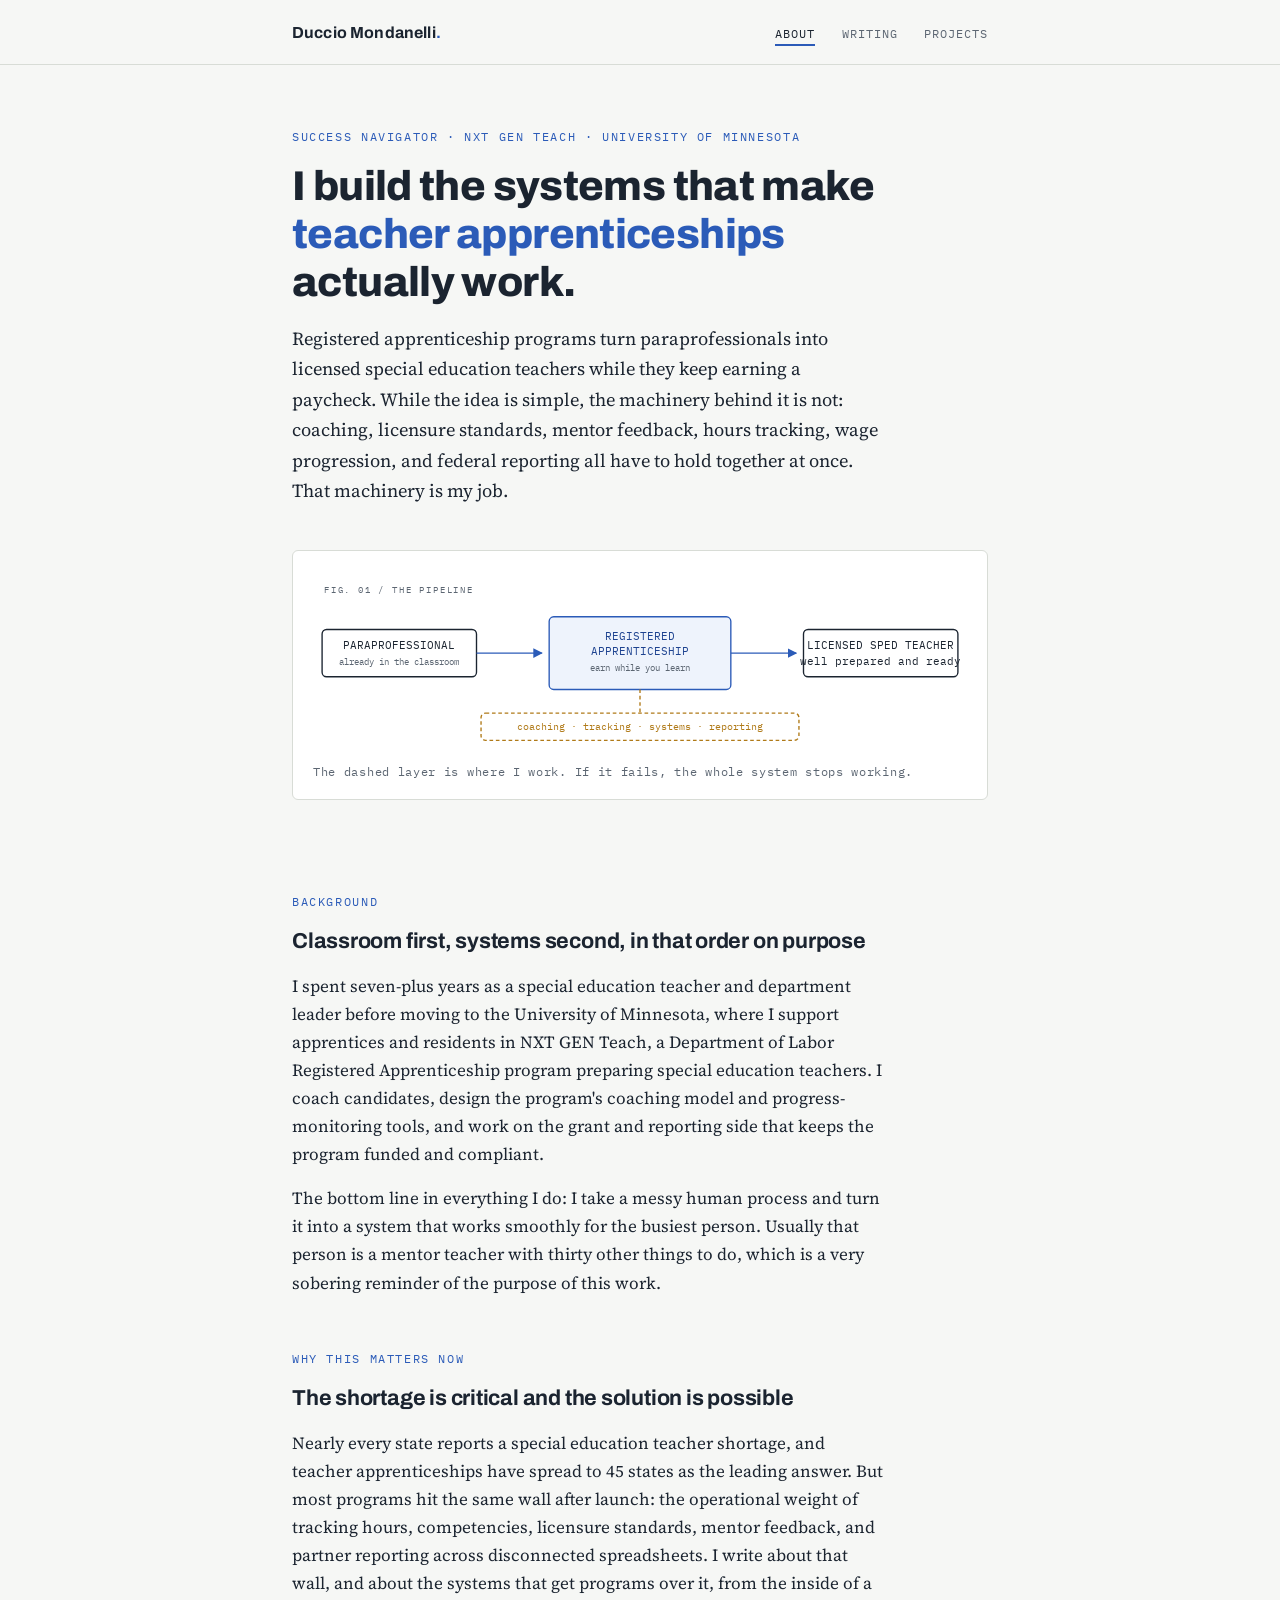
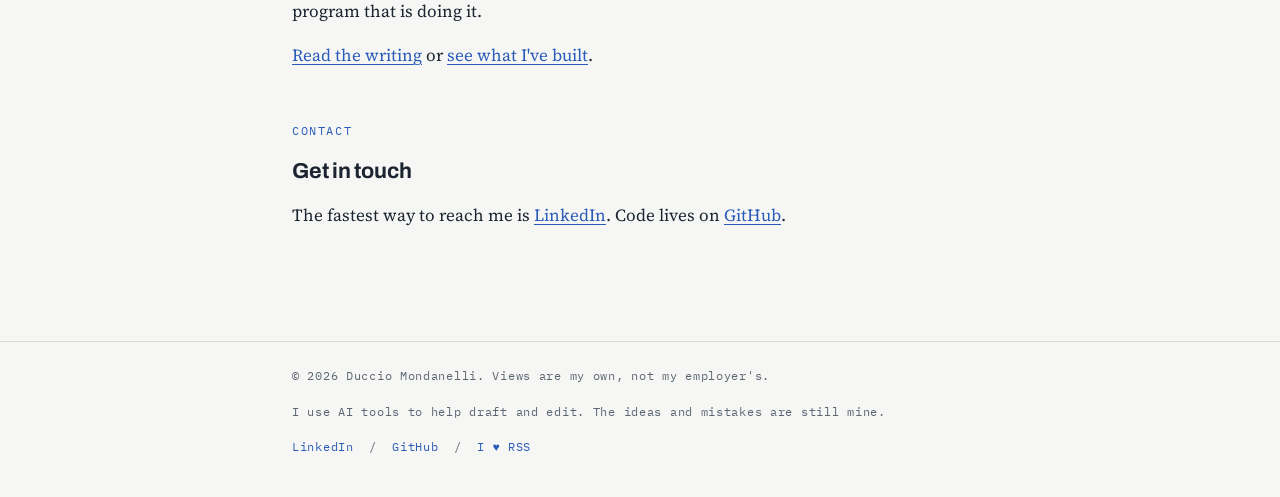
<file: index.html>
<!DOCTYPE html>
<html lang="en">
<head>
  <meta charset="UTF-8">
  <meta name="viewport" content="width=device-width, initial-scale=1.0">
  <title>Duccio Mondanelli &middot; Systems for teacher apprenticeship programs</title>
  <meta name="description" content="Duccio Mondanelli builds the operational infrastructure that makes teacher apprenticeship programs actually work. Special education, licensure systems, and the tooling behind earn-while-you-learn teacher preparation.">
  <link rel="alternate" type="application/rss+xml" title="Duccio Mondanelli &middot; Writing" href="/feed.xml">
  <link rel="preconnect" href="https://fonts.googleapis.com">
  <link rel="preconnect" href="https://fonts.gstatic.com" crossorigin>
  <link href="https://fonts.googleapis.com/css2?family=Archivo:wght@700;800&family=IBM+Plex+Mono:wght@400;500&family=Source+Serif+4:ital,opsz,wght@0,8..60,400;0,8..60,600;1,8..60,400&display=swap" rel="stylesheet">
  <link rel="stylesheet" href="/styles.css">
</head>
<body>

<header class="site">
  <div class="wrap">
    <a class="wordmark" href="/">Duccio Mondanelli<span>.</span></a>
    <nav class="site" aria-label="Site">
      <a href="/" aria-current="page">About</a>
      <a href="/writing/">Writing</a>
      <a href="/projects/">Projects</a>
    </nav>
  </div>
</header>

<main>
  <div class="wrap">

    <section class="hero">
      <span class="label">Success Navigator &middot; NXT GEN Teach &middot; University of Minnesota</span>
      <h1>I build the systems that make <em>teacher apprenticeships</em> actually work.</h1>
      <p class="lede">
        Registered apprenticeship programs turn paraprofessionals into licensed special
        education teachers while they keep earning a paycheck. While the idea is simple, the
        machinery behind it is not: coaching, licensure standards, mentor feedback,
        hours tracking, wage progression, and federal reporting all have to hold together
        at once. That machinery is my job.
      </p>

      <figure class="schematic">
        <svg viewBox="0 0 720 190" role="img" aria-labelledby="schemTitle schemDesc" xmlns="http://www.w3.org/2000/svg">
          <title id="schemTitle">The apprenticeship pipeline</title>
          <desc id="schemDesc">A paraprofessional moves through a registered apprenticeship, supported by coaching, licensure tracking, and mentor systems, and becomes a licensed special education teacher.</desc>

          <defs>
            <marker id="arrow" viewBox="0 0 10 10" refX="9" refY="5" markerWidth="7" markerHeight="7" orient="auto-start-reverse">
              <path d="M 0 0 L 10 5 L 0 10 z" fill="#2b5bb8"/>
            </marker>
          </defs>

          <!-- Node 1 -->
          <rect x="10" y="60" width="170" height="52" rx="5" fill="#ffffff" stroke="#1b2430" stroke-width="1.5"/>
          <text x="95" y="82" text-anchor="middle" font-family="IBM Plex Mono, monospace" font-size="12" fill="#1b2430">PARAPROFESSIONAL</text>
          <text x="95" y="99" text-anchor="middle" font-family="IBM Plex Mono, monospace" font-size="10" fill="#5c6672">already in the classroom</text>

          <!-- Node 2 -->
          <rect x="260" y="46" width="200" height="80" rx="5" fill="#eef3fc" stroke="#2b5bb8" stroke-width="1.5"/>
          <text x="360" y="72" text-anchor="middle" font-family="IBM Plex Mono, monospace" font-size="12" fill="#1e4390">REGISTERED</text>
          <text x="360" y="88" text-anchor="middle" font-family="IBM Plex Mono, monospace" font-size="12" fill="#1e4390">APPRENTICESHIP</text>
          <text x="360" y="106" text-anchor="middle" font-family="IBM Plex Mono, monospace" font-size="10" fill="#5c6672">earn while you learn</text>

          <!-- Node 3 -->
          <rect x="540" y="60" width="170" height="52" rx="5" fill="#ffffff" stroke="#1b2430" stroke-width="1.5"/>
          <text x="625" y="82" text-anchor="middle" font-family="IBM Plex Mono, monospace" font-size="12" fill="#1b2430">LICENSED SPED TEACHER</text>
          <text x="625" y="99" text-anchor="middle" font-family="IBM Plex Mono, monospace" font-size="12" fill="#1b2430">well prepared and ready</text>

          <!-- Arrows -->
          <line x1="180" y1="86" x2="252" y2="86" stroke="#2b5bb8" stroke-width="1.5" marker-end="url(#arrow)"/>
          <line x1="460" y1="86" x2="532" y2="86" stroke="#2b5bb8" stroke-width="1.5" marker-end="url(#arrow)"/>

          <!-- My layer -->
          <line x1="360" y1="126" x2="360" y2="152" stroke="#b07a18" stroke-width="1.5" stroke-dasharray="4 3"/>
          <rect x="185" y="152" width="350" height="30" rx="5" fill="none" stroke="#b07a18" stroke-width="1.5" stroke-dasharray="4 3"/>
          <text x="360" y="171" text-anchor="middle" font-family="IBM Plex Mono, monospace" font-size="11" fill="#b07a18">coaching &middot; tracking &middot; systems &middot; reporting</text>

          <!-- Corner label -->
          <text x="12" y="20" font-family="IBM Plex Mono, monospace" font-size="10" letter-spacing="2" fill="#5c6672">FIG. 01 / THE PIPELINE</text>
        </svg>
        <figcaption>The dashed layer is where I work. If it fails, the whole system stops working.</figcaption>
      </figure>
    </section>

    <section class="block">
      <span class="label">Background</span>
      <h2>Classroom first, systems second, in that order on purpose</h2>
      <p>
        I spent seven-plus years as a special education teacher and department leader
        before moving to the University of Minnesota, where I support apprentices and
        residents in NXT GEN Teach, a Department of Labor Registered Apprenticeship
        program preparing special education teachers. I coach
        candidates, design the program's coaching model and progress-monitoring tools,
        and work on the grant and reporting side that keeps the program funded
        and compliant.
      </p>
      <p>
        The bottom line in everything I do: I take a messy human process and turn it
        into a system that works smoothly for the busiest person. Usually that
        person is a mentor teacher with thirty other things to do, which is a very
        sobering reminder of the purpose of this work.
      </p>
    </section>

    <section class="block">
      <span class="label">Why this matters now</span>
      <h2>The shortage is critical and the solution is possible</h2>
      <p>
        Nearly every state reports a special education teacher shortage, and teacher
        apprenticeships have spread to 45 states as the leading answer. But most
        programs hit the same wall after launch: the operational weight of tracking
        hours, competencies, licensure standards, mentor feedback, and partner
        reporting across disconnected spreadsheets. I write about that wall, and about
        the systems that get programs over it, from the inside of a program that is
        doing it.
      </p>
      <p>
        <a class="inline" href="/writing/">Read the writing</a> or
        <a class="inline" href="/projects/">see what I've built</a>.
      </p>
    </section>

    <section class="block">
      <span class="label">Contact</span>
      <h2>Get in touch</h2>
      <p>
        The fastest way to reach me is
        <a class="inline" href="https://www.linkedin.com/in/ducciomondanelli/">LinkedIn</a>.
        Code lives on <a class="inline" href="https://github.com/Dukko">GitHub</a>.
      </p>
    </section>

  </div>
</main>

<footer class="site">
  <div class="wrap">
    <p>&copy; 2026 Duccio Mondanelli. Views are my own, not my employer's.</p>
    <p>I use AI tools to help draft and edit. The ideas and mistakes are still mine.</p>
    <p><a href="https://www.linkedin.com/in/ducciomondanelli/">LinkedIn</a> &nbsp;/&nbsp; <a href="https://github.com/Dukko">GitHub</a> &nbsp;/&nbsp; <a href="https://iheartrss.com/">I &hearts; RSS</a></p>
  </div>
</footer>

</body>
</html>
</file>
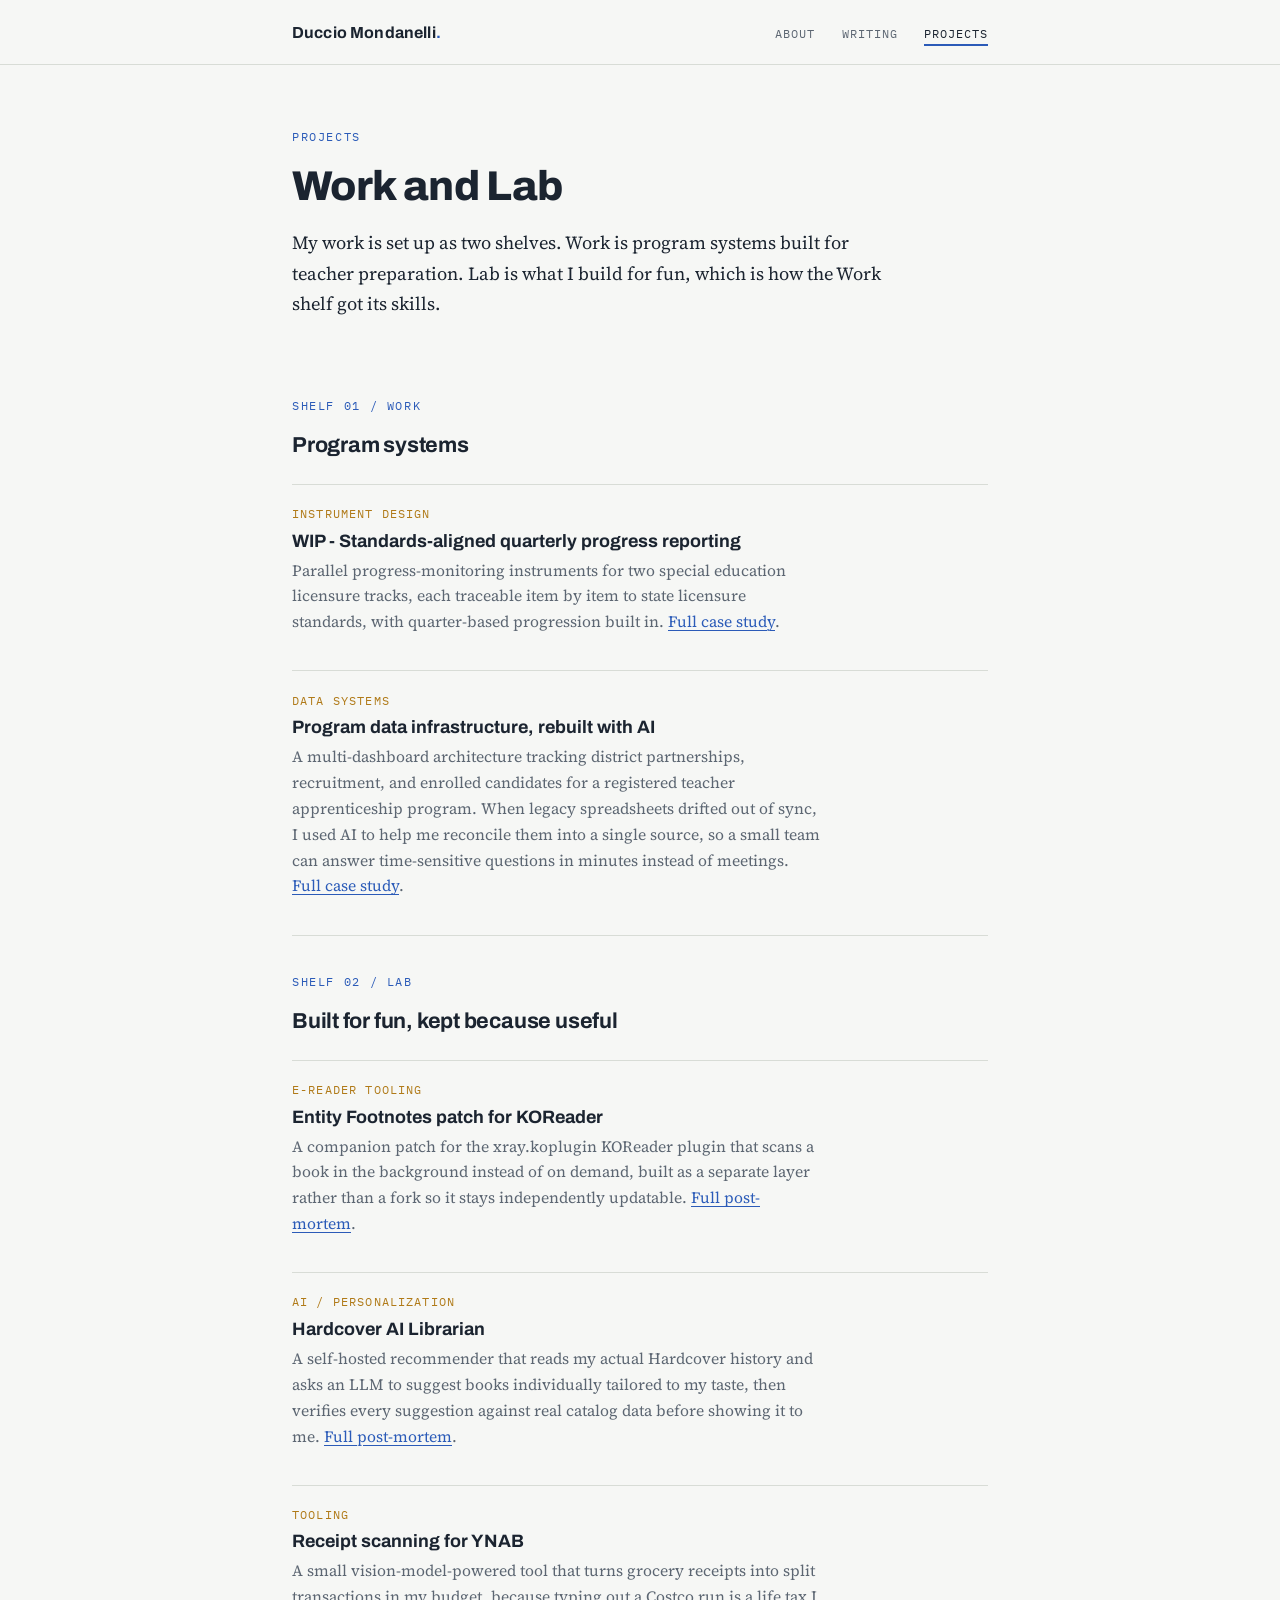
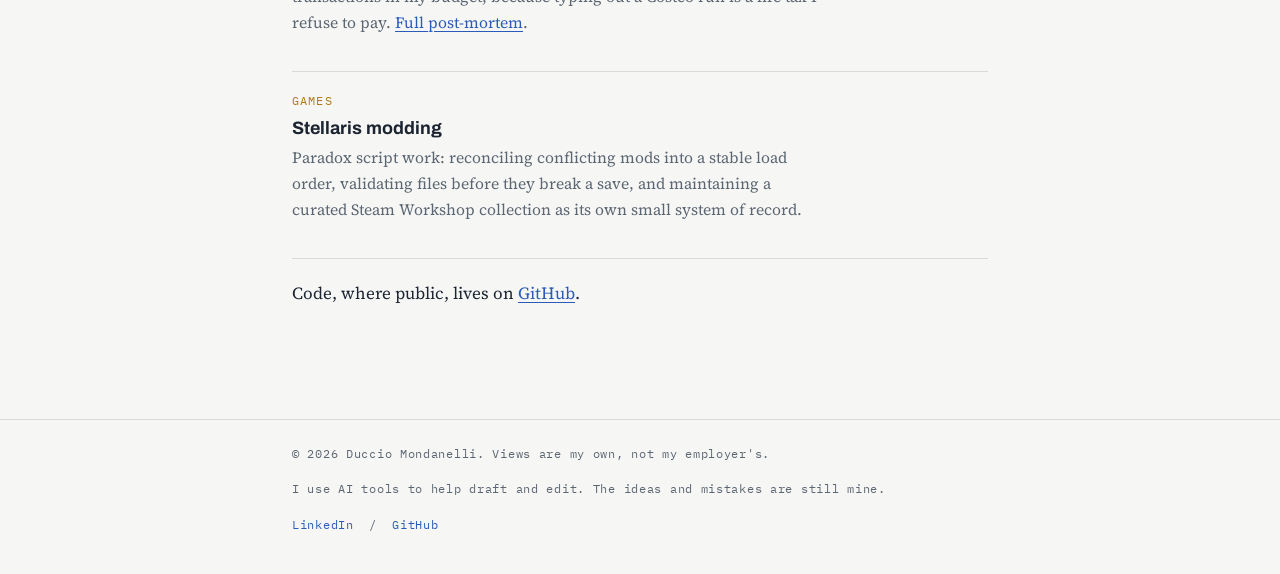
<file: projects/index.html>
<!DOCTYPE html>
<html lang="en">
<head>
  <meta charset="UTF-8">
  <meta name="viewport" content="width=device-width, initial-scale=1.0">
  <title>Projects &middot; Duccio Mondanelli</title>
  <meta name="description" content="Program systems built for teacher apprenticeship work, plus lab projects: self-hosted infrastructure, small apps, and tooling experiments.">
  <link rel="preconnect" href="https://fonts.googleapis.com">
  <link rel="preconnect" href="https://fonts.gstatic.com" crossorigin>
  <link href="https://fonts.googleapis.com/css2?family=Archivo:wght@700;800&family=IBM+Plex+Mono:wght@400;500&family=Source+Serif+4:ital,opsz,wght@0,8..60,400;0,8..60,600;1,8..60,400&display=swap" rel="stylesheet">
  <link rel="stylesheet" href="/styles.css">
</head>
<body>

<header class="site">
  <div class="wrap">
    <a class="wordmark" href="/">Duccio Mondanelli<span>.</span></a>
    <nav class="site" aria-label="Site">
      <a href="/">About</a>
      <a href="/writing/">Writing</a>
      <a href="/projects/" aria-current="page">Projects</a>
    </nav>
  </div>
</header>

<main>
  <div class="wrap">

    <section class="hero">
      <span class="label">Projects</span>
      <h1>Work and Lab</h1>
      <p class="lede">
        My work is set up as two shelves. Work is program systems built for teacher preparation. Lab is what I build for fun, which is how the Work shelf got
        its skills.
      </p>
    </section>

    <section class="block">
      <span class="label">Shelf 01 / Work</span>
      <h2>Program systems</h2>
      <ul class="entries">
        <li>
          <span class="entry-meta"><span class="tag">Instrument design</span></span>
          <h3>WIP - Standards-aligned quarterly progress reporting</h3>
          <p>
            Parallel progress-monitoring instruments for two special education
            licensure tracks, each traceable item by item to state licensure
            standards, with quarter-based progression built in.
            <a class="inline" href="/writing/quarterly-progress-reports.html">Full case study</a>.
          </p>
        </li>
        <li>
          <span class="entry-meta"><span class="tag">Data systems</span></span>
          <h3>Program data infrastructure, rebuilt with AI</h3>
          <p>
            A multi-dashboard architecture tracking district partnerships,
            recruitment, and enrolled candidates for a registered teacher
            apprenticeship program. When legacy spreadsheets drifted out of sync,
            I used AI to help me reconcile them into a single source, so a small
            team can answer time-sensitive questions in minutes instead of meetings.
            <a class="inline" href="/writing/dashboard-restructure.html">Full case study</a>.
          </p>
        </li>
      </ul>
    </section>

    <section class="block">
      <span class="label">Shelf 02 / Lab</span>
      <h2>Built for fun, kept because useful</h2>
      <ul class="entries">
        <li>
          <span class="entry-meta"><span class="tag">E-reader tooling</span></span>
          <h3>Entity Footnotes patch for KOReader</h3>
          <p>
            A companion patch for the xray.koplugin KOReader plugin that scans a book
            in the background instead of on demand, built as a separate layer rather
            than a fork so it stays independently updatable.
            <a class="inline" href="/writing/xray-patch.html">Full post-mortem</a>.
          </p>
        </li>
        <li>
          <span class="entry-meta"><span class="tag">AI / personalization</span></span>
          <h3>Hardcover AI Librarian</h3>
          <p>
            A self-hosted recommender that reads my actual Hardcover history and asks
            an LLM to suggest books individually tailored to my taste, then verifies
            every suggestion against real catalog data before showing it to me.
            <a class="inline" href="/writing/hardcover-ai-librarian.html">Full post-mortem</a>.
          </p>
        </li>
        <li>
          <span class="entry-meta"><span class="tag">Tooling</span></span>
          <h3>Receipt scanning for YNAB</h3>
          <p>
            A small vision-model-powered tool that turns grocery receipts into split
            transactions in my budget, because typing out a Costco run is a life tax
            I refuse to pay.
            <a class="inline" href="/writing/ynab-receipt-scanner.html">Full post-mortem</a>.
          </p>
        </li>
        <li>
          <span class="entry-meta"><span class="tag">Games</span></span>
          <h3>Stellaris modding</h3>
          <p>
            Paradox script work: reconciling conflicting mods into a stable load order, 
            validating files before they break a save, and maintaining a curated 
            Steam Workshop collection as its own small system of record.
          </p>
        </li>
      </ul>
      <p style="margin-top:1.25rem;">
        Code, where public, lives on <a class="inline" href="https://github.com/Dukko">GitHub</a>.
      </p>
    </section>

  </div>
</main>

<footer class="site">
  <div class="wrap">
    <p>&copy; 2026 Duccio Mondanelli. Views are my own, not my employer's.</p>
    <p>I use AI tools to help draft and edit. The ideas and mistakes are still mine.</p>
    <p><a href="https://www.linkedin.com/in/ducciomondanelli/">LinkedIn</a> &nbsp;/&nbsp; <a href="https://github.com/Dukko">GitHub</a></p>
  </div>
</footer>

</body>
</html>
</file>
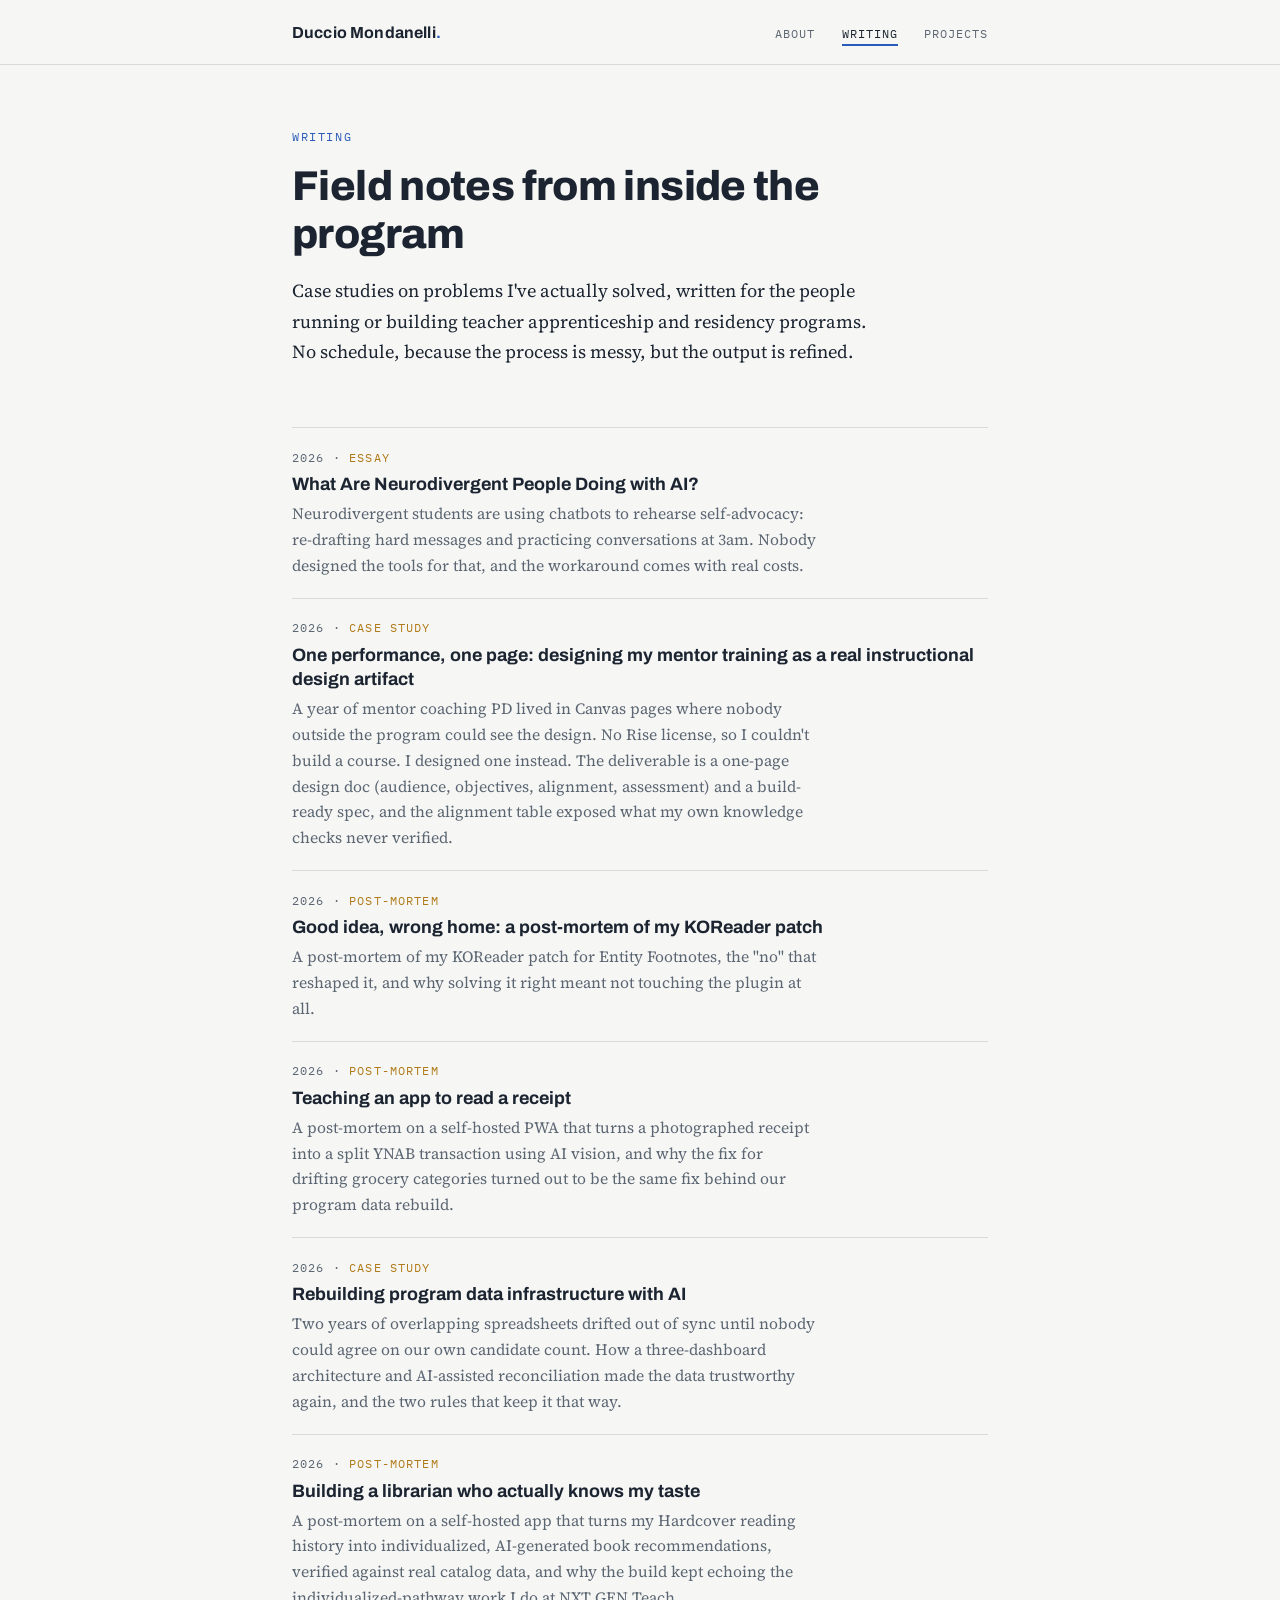
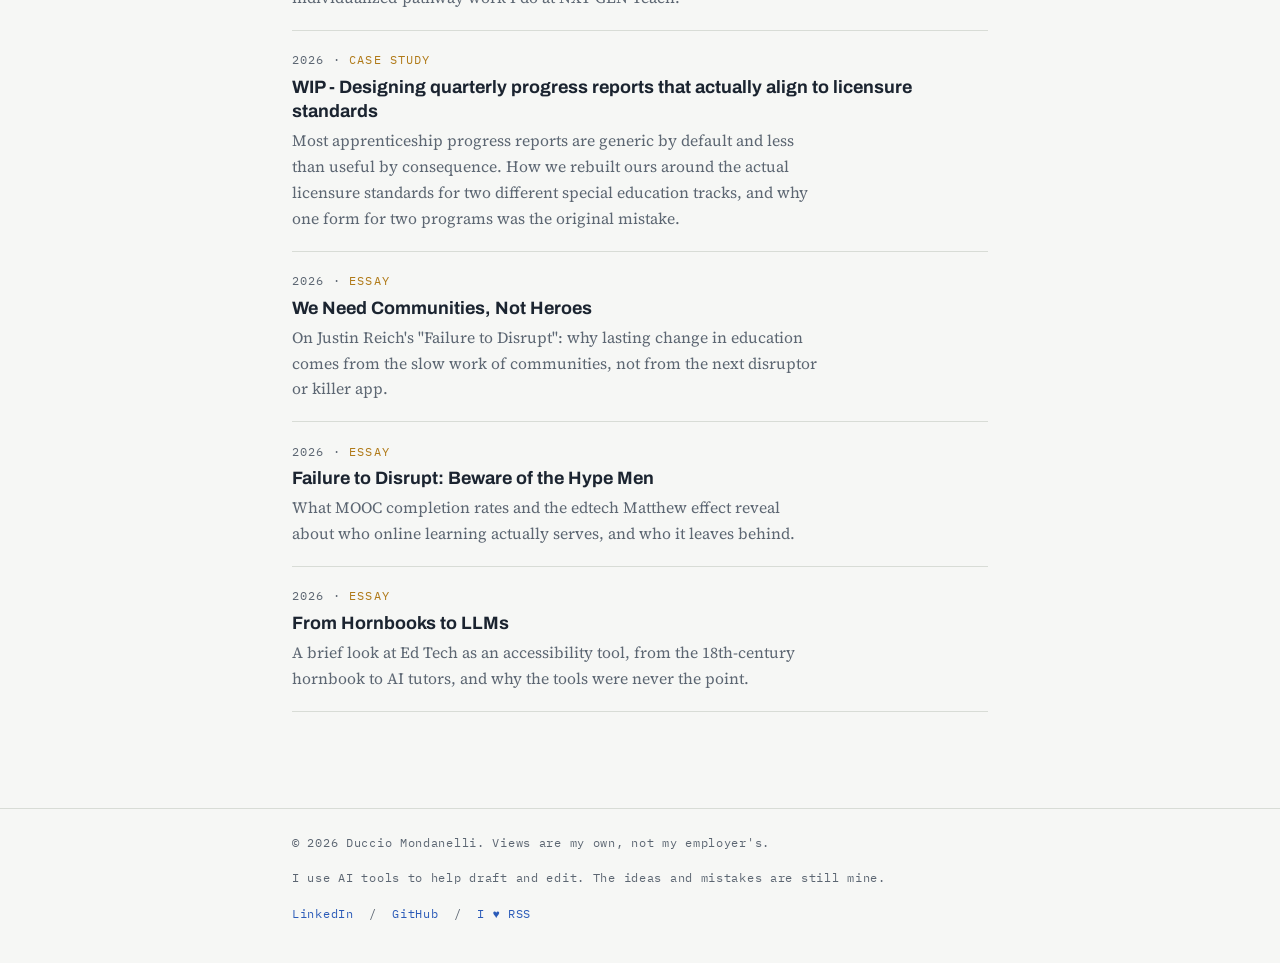
<file: writing/index.html>
<!DOCTYPE html>
<html lang="en">
<head>
  <meta charset="UTF-8">
  <meta name="viewport" content="width=device-width, initial-scale=1.0">
  <title>Writing &middot; Duccio Mondanelli</title>
  <meta name="description" content="Case studies and field notes on the operational side of teacher apprenticeship programs, special education licensure, and program systems design.">
  <link rel="alternate" type="application/rss+xml" title="Duccio Mondanelli &middot; Writing" href="/feed.xml">
  <link rel="preconnect" href="https://fonts.googleapis.com">
  <link rel="preconnect" href="https://fonts.gstatic.com" crossorigin>
  <link href="https://fonts.googleapis.com/css2?family=Archivo:wght@700;800&family=IBM+Plex+Mono:wght@400;500&family=Source+Serif+4:ital,opsz,wght@0,8..60,400;0,8..60,600;1,8..60,400&display=swap" rel="stylesheet">
  <link rel="stylesheet" href="/styles.css">
</head>
<body>

<header class="site">
  <div class="wrap">
    <a class="wordmark" href="/">Duccio Mondanelli<span>.</span></a>
    <nav class="site" aria-label="Site">
      <a href="/">About</a>
      <a href="/writing/" aria-current="page">Writing</a>
      <a href="/projects/">Projects</a>
    </nav>
  </div>
</header>

<main>
  <div class="wrap">

    <section class="hero">
      <span class="label">Writing</span>
      <h1>Field notes from inside the program</h1>
      <p class="lede">
        Case studies on problems I've actually solved, written for the people running
        or building teacher apprenticeship and residency programs. No schedule, because 
        the process is messy, but the output is refined.
      </p>
    </section>

    <ul class="entries">
      <li>
        <span class="entry-meta">2026 &middot; <span class="tag">Essay</span></span>
        <h3><a href="/writing/what-are-neurodivergent-people-doing-with-ai.html">What Are Neurodivergent People Doing with AI?</a></h3>
        <p>
          Neurodivergent students are using chatbots to rehearse self-advocacy:
          re-drafting hard messages and practicing conversations at 3am. Nobody
          designed the tools for that, and the workaround comes with real costs.
        </p>
      </li>
      <li>
        <span class="entry-meta">2026 &middot; <span class="tag">Case study</span></span>
        <h3><a href="/writing/mentor-coaching-micro-course.html">One performance, one page: designing my mentor training as a real instructional design artifact</a></h3>
        <p>
          A year of mentor coaching PD lived in Canvas pages where nobody outside
          the program could see the design. No Rise license, so I couldn't build a
          course. I designed one instead. The deliverable is a one-page design doc
          (audience, objectives, alignment, assessment) and a build-ready spec, and
          the alignment table exposed what my own knowledge checks never verified.
        </p>
      </li>
      <li>
        <span class="entry-meta">2026 &middot; <span class="tag">Post-mortem</span></span>
        <h3><a href="/writing/xray-patch.html">Good idea, wrong home: a post-mortem of my KOReader patch</a></h3>
        <p>
          A post-mortem of my KOReader patch for Entity Footnotes, the "no" that reshaped it,
          and why solving it right meant not touching the plugin at all.
        </p>
      </li>
      <li>
        <span class="entry-meta">2026 &middot; <span class="tag">Post-mortem</span></span>
        <h3><a href="/writing/ynab-receipt-scanner.html">Teaching an app to read a receipt</a></h3>
        <p>
          A post-mortem on a self-hosted PWA that turns a photographed receipt into a
          split YNAB transaction using AI vision, and why the fix for drifting grocery
          categories turned out to be the same fix behind our program data rebuild.
        </p>
      </li>
      <li>
        <span class="entry-meta">2026 &middot; <span class="tag">Case study</span></span>
        <h3><a href="/writing/dashboard-restructure.html">Rebuilding program data infrastructure with AI</a></h3>
        <p>
          Two years of overlapping spreadsheets drifted out of sync until nobody could
          agree on our own candidate count. How a three-dashboard architecture and
          AI-assisted reconciliation made the data trustworthy again, and the two
          rules that keep it that way.
        </p>
      </li>
      <li>
        <span class="entry-meta">2026 &middot; <span class="tag">Post-mortem</span></span>
        <h3><a href="/writing/hardcover-ai-librarian.html">Building a librarian who actually knows my taste</a></h3>
        <p>
          A post-mortem on a self-hosted app that turns my Hardcover reading history
          into individualized, AI-generated book recommendations, verified against
          real catalog data, and why the build kept echoing the individualized-pathway
          work I do at NXT GEN Teach.
        </p>
      </li>
      <li>
        <span class="entry-meta">2026 &middot; <span class="tag">Case study</span></span>
        <h3><a href="/writing/quarterly-progress-reports.html">WIP - Designing quarterly progress reports that actually align to licensure standards</a></h3>
        <p>
          Most apprenticeship progress reports are generic by default and less than useful by
          consequence. How we rebuilt ours around the actual licensure standards for
          two different special education tracks, and why one form for two programs
          was the original mistake.
        </p>
      </li>
      <li>
        <span class="entry-meta">2026 &middot; <span class="tag">Essay</span></span>
        <h3><a href="/writing/we-need-communities-not-heroes.html">We Need Communities, Not Heroes</a></h3>
        <p>
          On Justin Reich's "Failure to Disrupt": why lasting change in education comes
          from the slow work of communities, not from the next disruptor or killer app.
        </p>
      </li>
      <li>
        <span class="entry-meta">2026 &middot; <span class="tag">Essay</span></span>
        <h3><a href="/writing/failure-to-disrupt.html">Failure to Disrupt: Beware of the Hype Men</a></h3>
        <p>
          What MOOC completion rates and the edtech Matthew effect reveal about who
          online learning actually serves, and who it leaves behind.
        </p>
      </li>
      <li>
        <span class="entry-meta">2026 &middot; <span class="tag">Essay</span></span>
        <h3><a href="/writing/from-hornbooks-to-llms.html">From Hornbooks to LLMs</a></h3>
        <p>
          A brief look at Ed Tech as an accessibility tool, from the 18th-century
          hornbook to AI tutors, and why the tools were never the point.
        </p>
      </li>
    </ul>

  </div>
</main>

<footer class="site">
  <div class="wrap">
    <p>&copy; 2026 Duccio Mondanelli. Views are my own, not my employer's.</p>
    <p>I use AI tools to help draft and edit. The ideas and mistakes are still mine.</p>
    <p><a href="https://www.linkedin.com/in/ducciomondanelli/">LinkedIn</a> &nbsp;/&nbsp; <a href="https://github.com/Dukko">GitHub</a> &nbsp;/&nbsp; <a href="https://iheartrss.com/">I &hearts; RSS</a></p>
  </div>
</footer>

</body>
</html>
</file>
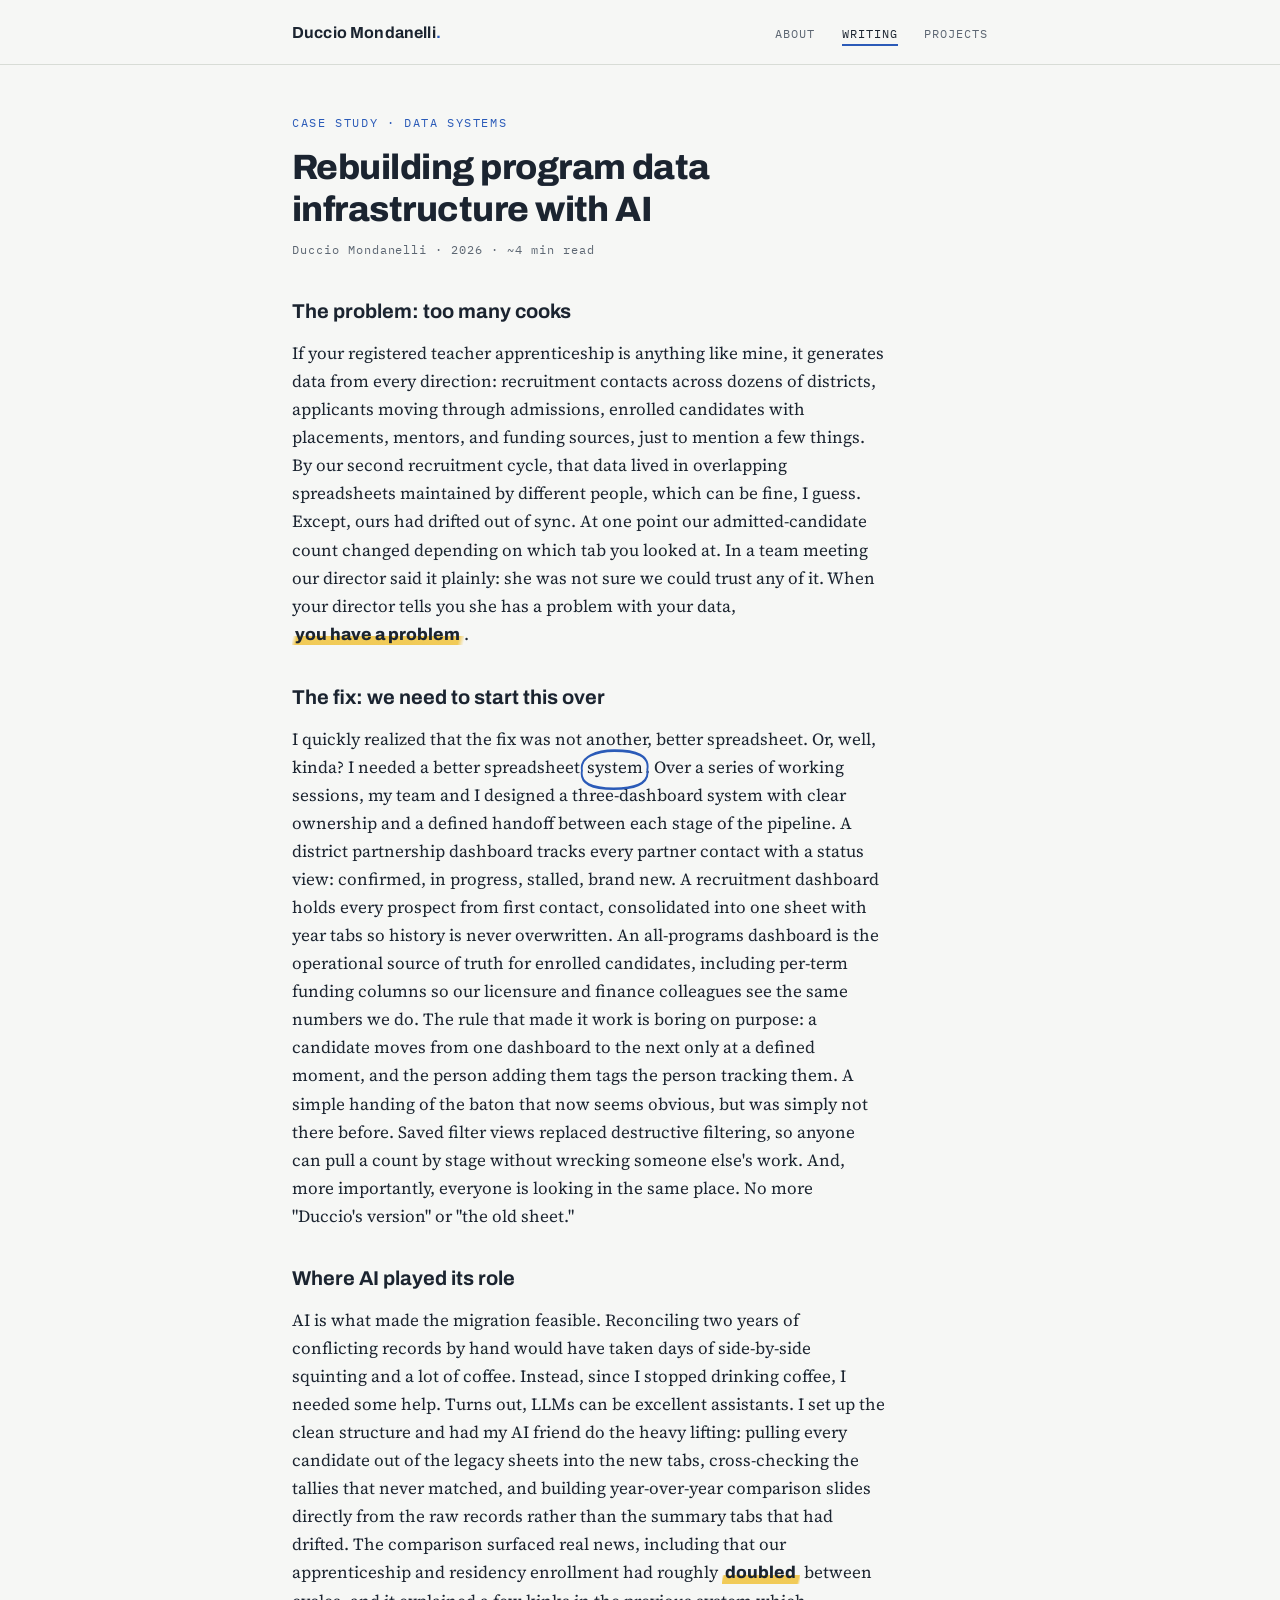
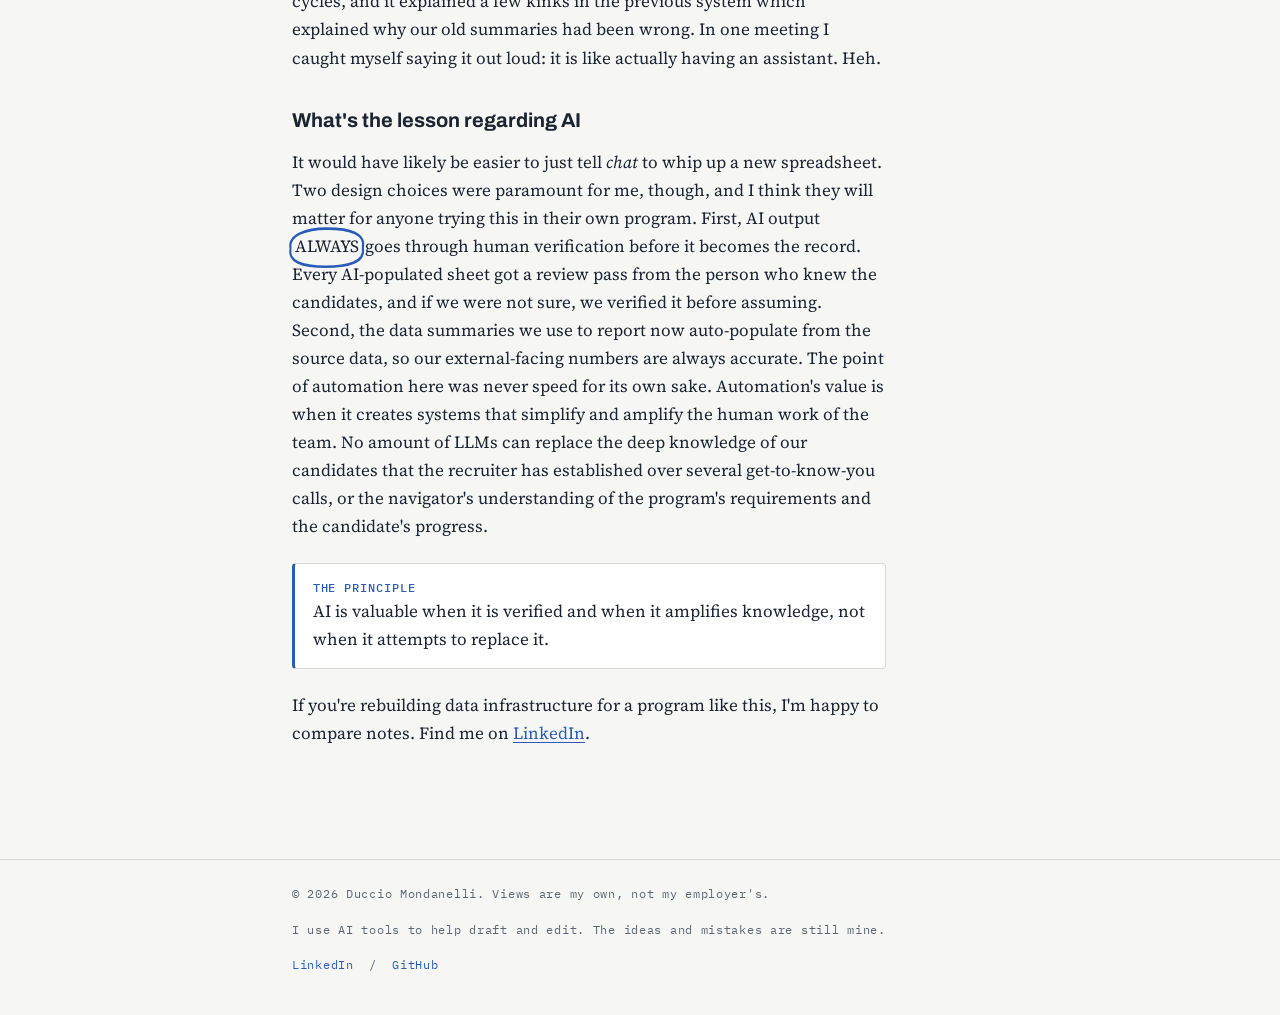
<file: writing/dashboard-restructure.html>
<!DOCTYPE html>
<html lang="en">
<head>
  <meta charset="UTF-8">
  <meta name="viewport" content="width=device-width, initial-scale=1.0">
  <title>Rebuilding program data infrastructure with AI &middot; Duccio Mondanelli</title>
  <meta name="description" content="How a registered teacher apprenticeship program's spreadsheets got all messed up, and how AI helped us amplify our work.">
  <meta name="date" content="2026-08-01">
  <link rel="alternate" type="application/rss+xml" title="Duccio Mondanelli &middot; Writing" href="/feed.xml">
  <link rel="preconnect" href="https://fonts.googleapis.com">
  <link rel="preconnect" href="https://fonts.gstatic.com" crossorigin>
  <link href="https://fonts.googleapis.com/css2?family=Archivo:wght@700;800&family=IBM+Plex+Mono:wght@400;500&family=Source+Serif+4:ital,opsz,wght@0,8..60,400;0,8..60,600;1,8..60,400&display=swap" rel="stylesheet">
  <link rel="stylesheet" href="/styles.css">
<style id="gl-editor-styles">
.pop-text {
  position: relative;
  display: inline-block;
  font-family: "Archivo", sans-serif;
  font-weight: 800;
  color: var(--ink);
  padding: 0 0.2em;
  background-image: linear-gradient(104deg, rgba(176,122,24,0) 0.5%, rgba(240,195,60,0.85) 3%, rgba(240,195,60,0.85) 96%, rgba(176,122,24,0) 99.5%);
  background-repeat: no-repeat;
  background-size: 0% 0.55em;
  background-position: 0 82%;
}

.pop-text.is-visible {
  animation: pop-sweep 1s ease-out both;
}

@keyframes pop-sweep {
  0% { background-size: 0% 0.55em; }
  100% { background-size: 100% 0.55em; }
}

.circle-text {
  position: relative;
  display: inline-block;
  padding: 0 0.15em;
}

.circle-text .circle-svg {
  position: absolute;
  inset: -0.32em -0.4em;
  width: calc(100% + 0.8em);
  height: calc(100% + 0.9em);
  overflow: visible;
  pointer-events: none;
}

.circle-text .circle-svg path {
  fill: none;
  stroke: var(--blueprint);
  stroke-width: 3;
  stroke-linecap: round;
  stroke-dasharray: 420;
  stroke-dashoffset: 420;
}

.circle-text.is-visible .circle-svg path {
  animation: draw-circle 0.85s cubic-bezier(0.65, 0, 0.35, 1) 0.1s forwards;
}

@keyframes draw-circle {
  to { stroke-dashoffset: 0; }
}
</style>
</head>
<body>

<header class="site">
  <div class="wrap">
    <a class="wordmark" href="/">Duccio Mondanelli<span>.</span></a>
    <nav class="site" aria-label="Site">
      <a href="/">About</a>
      <a href="/writing/" aria-current="page">Writing</a>
      <a href="/projects/">Projects</a>
    </nav>
  </div>
</header>

<main>
  <div class="wrap">
    <article class="post">
      <span class="label">Case study &middot; Data systems</span>
      <h1>Rebuilding program data infrastructure with AI</h1>
      <p class="byline">Duccio Mondanelli &middot; 2026 &middot; ~4 min read</p>

      <h2>The problem: too many cooks</h2>

      <p>
        If your registered teacher apprenticeship is anything like mine, 
        it generates data from every direction: recruitment contacts across dozens of districts, 
        applicants moving through admissions, enrolled candidates with placements, 
        mentors, and funding sources, just to mention a few things. 
        By our second recruitment cycle, that data lived in
        overlapping spreadsheets maintained by different people, which can be fine, I guess.
        Except, ours had drifted out of sync. At one point our admitted-candidate count changed depending on which tab you
        looked at. In a team meeting our director said it plainly: she was not sure
        we could trust any of it. When your director tells you she has a problem with your data, <span class="pop-text">you have a problem</span>.
      </p>

      <h2>The fix: we need to start this over</h2>

      <p>
        I quickly realized that the fix was not another, better spreadsheet. Or, well, kinda? 
        I needed a better spreadsheet <span class="circle-text">system<svg class="circle-svg" viewBox="0 0 120 50" preserveAspectRatio="none" aria-hidden="true"><path d="M8,26 C4,10 32,3 60,3 C96,3 117,9 113,25 C117,43 88,47 59,47 C24,47 4,41 8,26" /></svg></span>.
        Over a series of working sessions, my team and I designed a three-dashboard system with clear 
        ownership and a defined handoff between each stage of the pipeline. A district partnership
        dashboard tracks every partner contact with a status view: confirmed, in
        progress, stalled, brand new. A recruitment dashboard holds every prospect
        from first contact, consolidated into one sheet with year tabs so history is
        never overwritten. An all-programs dashboard is the operational source of
        truth for enrolled candidates, including per-term funding columns so our
        licensure and finance colleagues see the same numbers we do. The rule that
        made it work is boring on purpose: a candidate moves from one dashboard to
        the next only at a defined moment, and the person adding them tags the person
        tracking them. A simple handing of the baton that now seems obvious, but was simply
        not there before. Saved filter views replaced destructive filtering, so anyone
        can pull a count by stage without wrecking someone else's work. And, more importantly, 
        everyone is looking in the same place. No more "Duccio's version" or "the old sheet." 
      </p>

      <h2>Where AI played its role</h2>

      <p>
        AI is what made the migration feasible. Reconciling two years of conflicting
        records by hand would have taken days of side-by-side squinting and a lot of coffee. 
        Instead, since I stopped drinking coffee, I needed some help. Turns out, LLMs can be excellent assistants.
        I set up the clean structure and had my AI friend do the heavy lifting: pulling every
        candidate out of the legacy sheets into the new tabs, cross-checking the
        tallies that never matched, and building year-over-year comparison slides
        directly from the raw records rather than the summary tabs that had drifted.
        The comparison surfaced real news, including that our apprenticeship and
        residency enrollment had roughly <span class="pop-text">doubled</span> between cycles, and it explained
        a few kinks in the previous system which explained why our old summaries had been wrong. 
        In one meeting I caught myself saying it out loud: it is like actually having an assistant. Heh.
      </p>

      <h2>What's the lesson regarding AI</h2>

      <p>
        It would have likely be easier to just tell <i>chat</i> to whip up a new spreadsheet.
        Two design choices were paramount for me, though, and I think they will
        matter for anyone trying this in their own program. First,
        AI output <span class="circle-text">ALWAYS<svg class="circle-svg" viewBox="0 0 120 50" preserveAspectRatio="none" aria-hidden="true"><path d="M8,26 C4,10 32,3 60,3 C96,3 117,9 113,25 C117,43 88,47 59,47 C24,47 4,41 8,26" /></svg></span> goes through human verification before it becomes the record. Every
        AI-populated sheet got a review pass from the person who knew the candidates,
        and if we were not sure, we verified it before assuming. 
        Second, the data summaries we use to report now auto-populate from the source data, so
        our external-facing numbers are always accurate. The point
        of automation here was never speed for its own sake. Automation's value is when it creates systems
        that simplify and amplify the human work of the team. No amount of LLMs can replace the deep knowledge of
        our candidates that the recruiter has established over several get-to-know-you calls, or the navigator's understanding
        of the program's requirements and the candidate's progress.
      </p>

      <div class="callout">
        <p class="callout-label">The principle</p>
        <p>AI is valuable when it is verified and when it amplifies knowledge, not when it attempts to replace it.</p>
      </div>

      <p>
        If you're rebuilding data infrastructure for a program like this, I'm happy to
        compare notes. Find me on
        <a class="inline" href="https://www.linkedin.com/in/ducciomondanelli/">LinkedIn</a>.
      </p>

    </article>
  </div>
</main>

<footer class="site">
  <div class="wrap">
    <p>&copy; 2026 Duccio Mondanelli. Views are my own, not my employer's.</p>
    <p>I use AI tools to help draft and edit. The ideas and mistakes are still mine.</p>
    <p><a href="https://www.linkedin.com/in/ducciomondanelli/">LinkedIn</a> &nbsp;/&nbsp; <a href="https://github.com/Dukko">GitHub</a></p>
  </div>
</footer>

<script>
  var popEls = document.querySelectorAll('.pop-text, .circle-text');
  if ('IntersectionObserver' in window && popEls.length) {
    var observer = new IntersectionObserver(function (entries) {
      entries.forEach(function (entry) {
        if (entry.isIntersecting) {
          entry.target.classList.add('is-visible');
          observer.unobserve(entry.target);
        }
      });
    }, { threshold: 0.6 });
    popEls.forEach(function (el) { observer.observe(el); });
  } else {
    popEls.forEach(function (el) { el.classList.add('is-visible'); });
  }
</script>
</body>
</html>
</file>
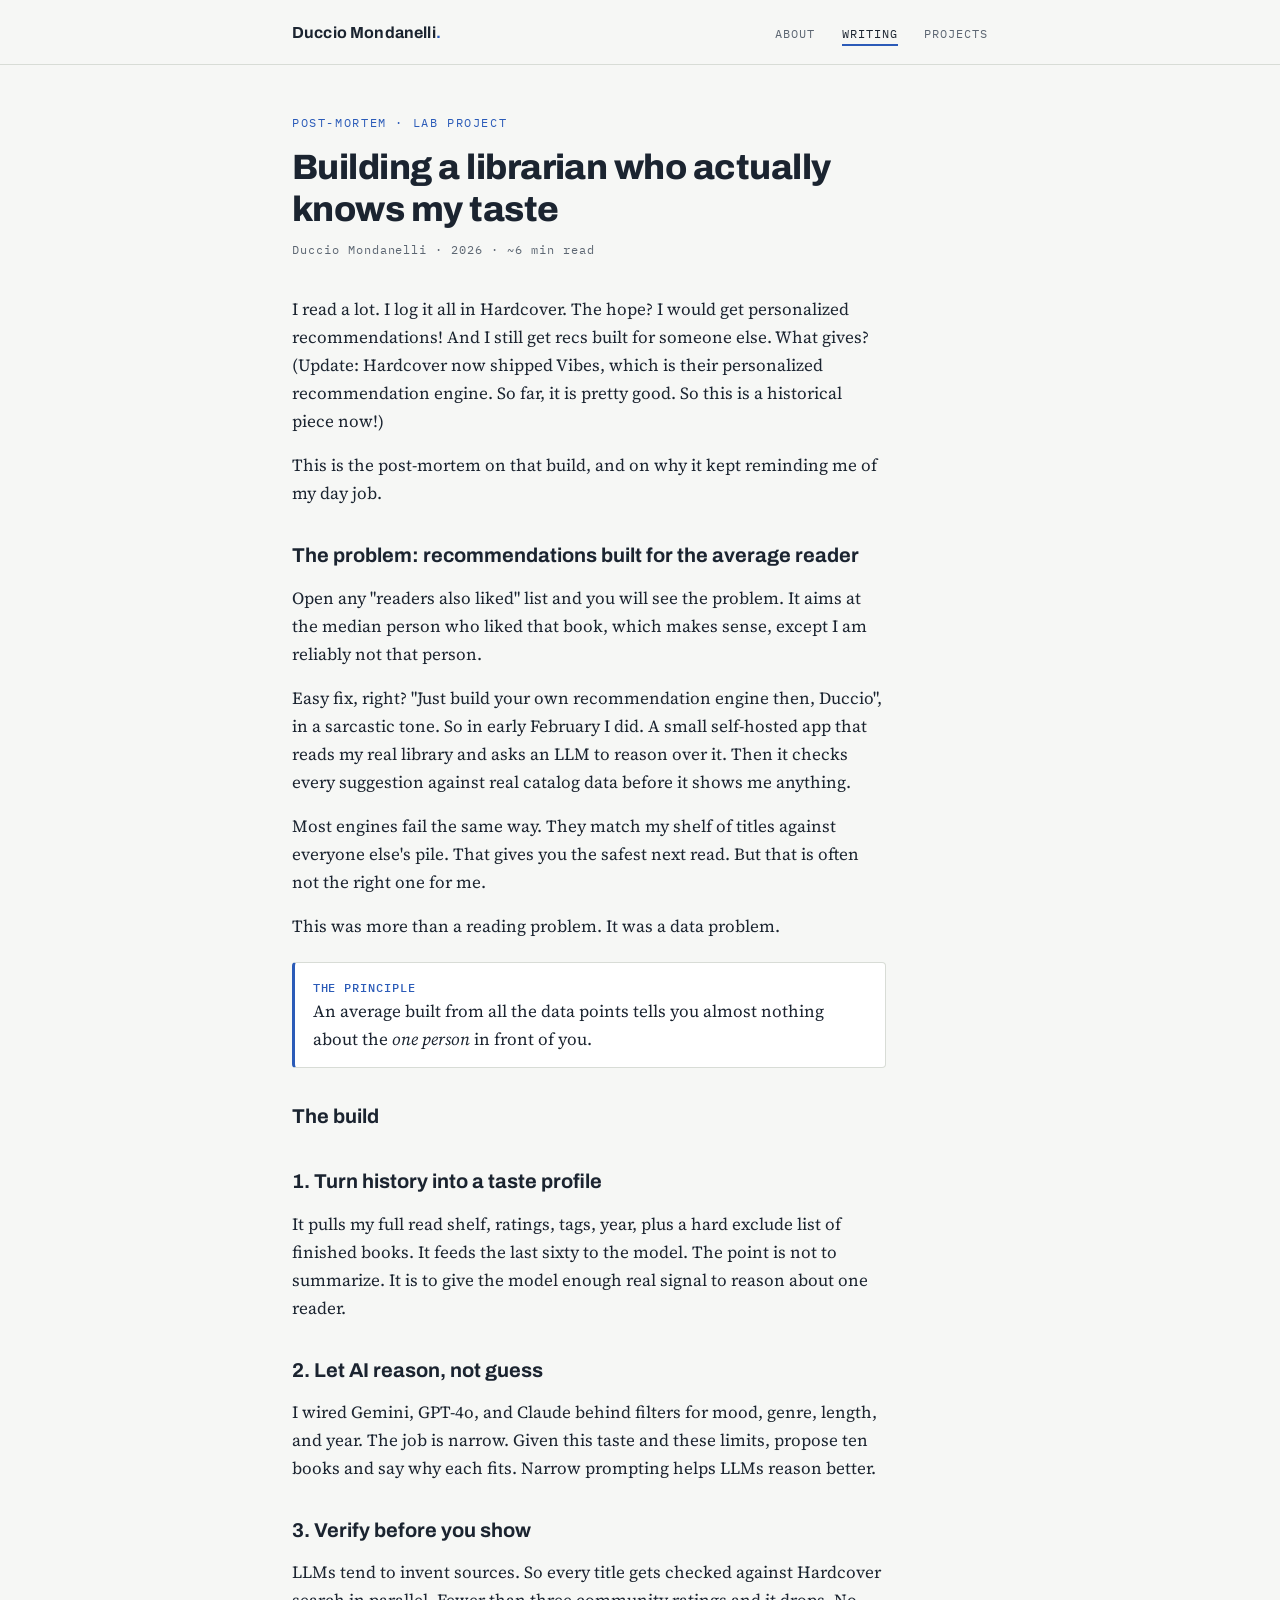
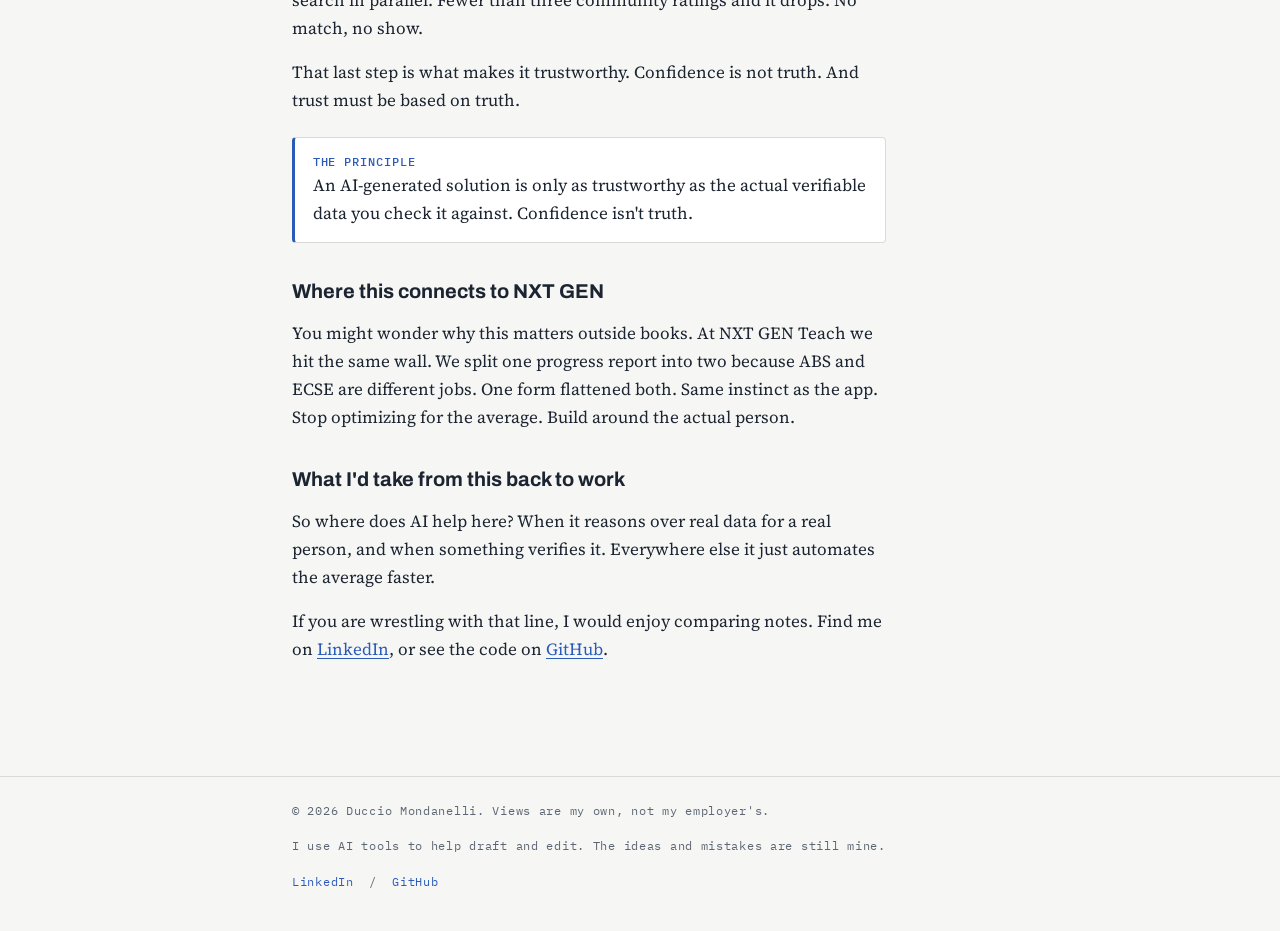
<file: writing/hardcover-ai-librarian.html>
<!DOCTYPE html>
<html lang="en">
<head>
  <meta charset="UTF-8">
  <meta name="viewport" content="width=device-width, initial-scale=1.0">
  <title>Building a librarian who actually knows my taste: a post-mortem &middot; Duccio Mondanelli</title>
  <meta name="description" content="A post-mortem on Hardcover AI Librarian, a self-hosted app that turns a personal reading history into individualized book recommendations, and what it has in common with building individualized pathways at NXT GEN Teach.">
  <meta name="date" content="2026-07-31">
  <link rel="alternate" type="application/rss+xml" title="Duccio Mondanelli &middot; Writing" href="/feed.xml">
  <link rel="preconnect" href="https://fonts.googleapis.com">
  <link rel="preconnect" href="https://fonts.gstatic.com" crossorigin>
  <link href="https://fonts.googleapis.com/css2?family=Archivo:wght@700;800&family=IBM+Plex+Mono:wght@400;500&family=Source+Serif+4:ital,opsz,wght@0,8..60,400;0,8..60,600;1,8..60,400&display=swap" rel="stylesheet">
  <link rel="stylesheet" href="/styles.css">
</head>
<body>

<header class="site">
  <div class="wrap">
    <a class="wordmark" href="/">Duccio Mondanelli<span>.</span></a>
    <nav class="site" aria-label="Site">
      <a href="/">About</a>
      <a href="/writing/" aria-current="page">Writing</a>
      <a href="/projects/">Projects</a>
    </nav>
  </div>
</header>

<main>
  <div class="wrap">
    <article class="post">
      <span class="label">Post-mortem &middot; Lab project</span>
      <h1>Building a librarian who actually knows my taste</h1>
      <p class="byline">Duccio Mondanelli &middot; 2026 &middot; ~6 min read</p>

      <p>
        I read a lot. I log it all in Hardcover. The hope? I would get personalized recommendations! And I still get recs built for someone else. What gives? (Update: Hardcover now shipped Vibes, which is their personalized recommendation engine. So far, it is pretty good. So this is a historical piece now!)
      </p>

      <p>
        This is the post-mortem on that build, and on why it kept reminding
        me of my day job.
      </p>

      <h2>The problem: recommendations built for the average reader</h2>

      <p>
        Open any "readers also liked" list and you will see the problem. It aims at the median person who liked that book, which makes sense, except I am reliably not that person.
      </p>

      <p>
        Easy fix, right? "Just build your own recommendation engine then, Duccio", in a sarcastic tone. So in early February I did. A small self-hosted app that reads my real library and asks an LLM to reason over it. Then it checks every suggestion against real catalog data before it shows me anything.
      </p>

      <p>
        Most engines fail the same way. They match my shelf of titles against everyone else's pile. That gives you the safest next read. But that is often not the right one for me.
      </p>

      <p>
        This was more than a reading problem. It was a data problem.
      </p>

      <div class="callout">
        <p class="callout-label">The principle</p>
        <p>An average built from all the data points tells you almost nothing about the <em>one person</em> in front of you.</p>
      </div>

      <h2>The build</h2>

      <h2>1. Turn history into a taste profile</h2>
      <p>
        It pulls my full read shelf, ratings, tags, year, plus a hard exclude list of finished books. It feeds the last sixty to the model. The point is not to summarize. It is to give the model enough real signal to reason about one reader.
      </p>

      <h2>2. Let AI reason, not guess</h2>
      <p>
        I wired Gemini, GPT-4o, and Claude behind filters for mood, genre, length, and year. The job is narrow. Given this taste and these limits, propose ten books and say why each fits. Narrow prompting helps LLMs reason better.
      </p>

      <h2>3. Verify before you show</h2>
      <p>
        LLMs tend to invent sources. So every title gets checked against Hardcover search in parallel. Fewer than three community ratings and it drops. No match, no show.
      </p>

      <p>
        That last step is what makes it trustworthy. Confidence is not truth. And trust must be based on truth.
      </p>

      <div class="callout">
        <p class="callout-label">The principle</p>
        <p>An AI-generated solution is only as trustworthy as the actual verifiable data you check it against. Confidence isn't truth.</p>
      </div>

      <h2>Where this connects to NXT GEN</h2>

      <p>
        You might wonder why this matters outside books. At NXT GEN Teach we hit the same wall. We split one progress report into two because ABS and ECSE are different jobs. One form flattened both. Same instinct as the app. Stop optimizing for the average. Build around the actual person.
      </p>

      <h2>What I'd take from this back to work</h2>

      <p>
        So where does AI help here? When it reasons over real data for a real person, and when something verifies it. Everywhere else it just automates the average faster.
      </p>

      <p>
        If you are wrestling with that line, I would enjoy comparing notes. Find me on
        <a class="inline" href="https://www.linkedin.com/in/ducciomondanelli/">LinkedIn</a>,
        or see the code on
        <a class="inline" href="https://github.com/Dukko/hardcover-recommendation-app">GitHub</a>.
      </p>

    </article>
  </div>
</main>

<footer class="site">
  <div class="wrap">
    <p>&copy; 2026 Duccio Mondanelli. Views are my own, not my employer's.</p>
    <p>I use AI tools to help draft and edit. The ideas and mistakes are still mine.</p>
    <p><a href="https://www.linkedin.com/in/ducciomondanelli/">LinkedIn</a> &nbsp;/&nbsp; <a href="https://github.com/Dukko">GitHub</a></p>
  </div>
</footer>

</body>
</html>
</file>
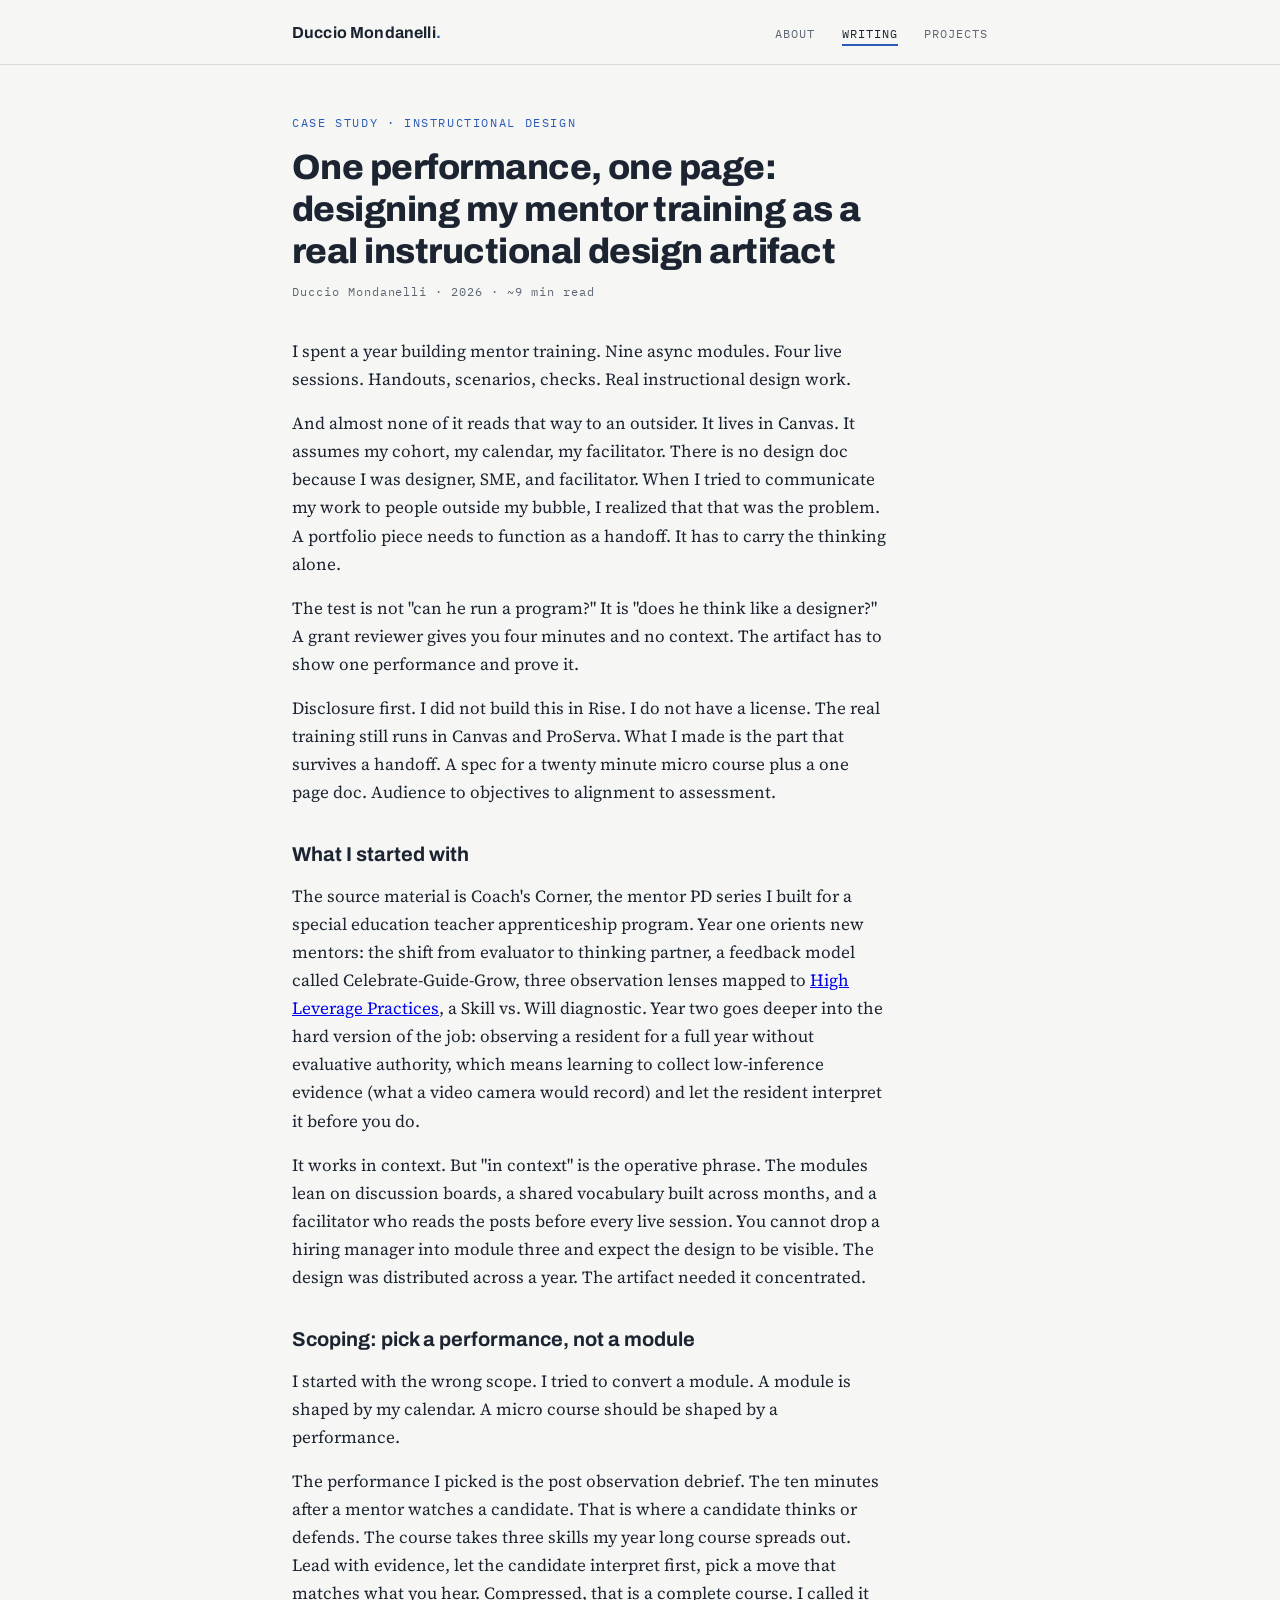
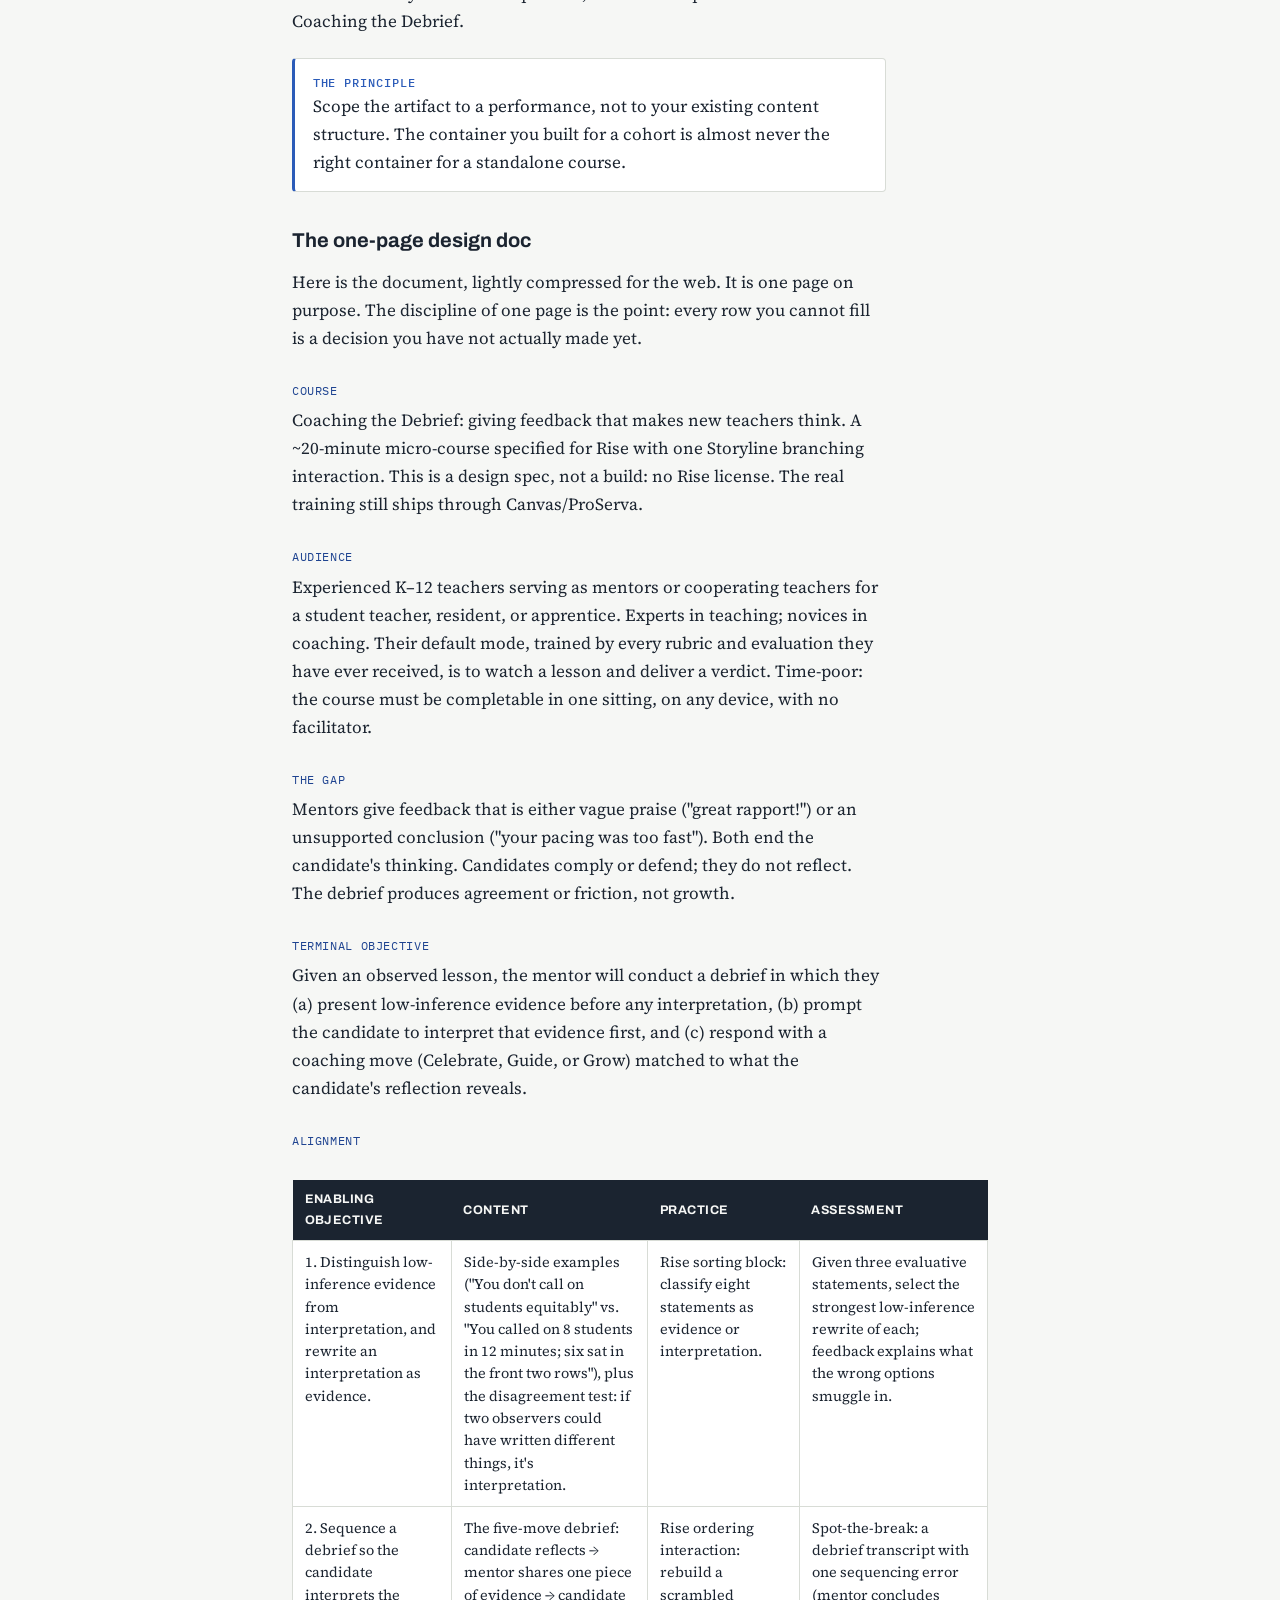
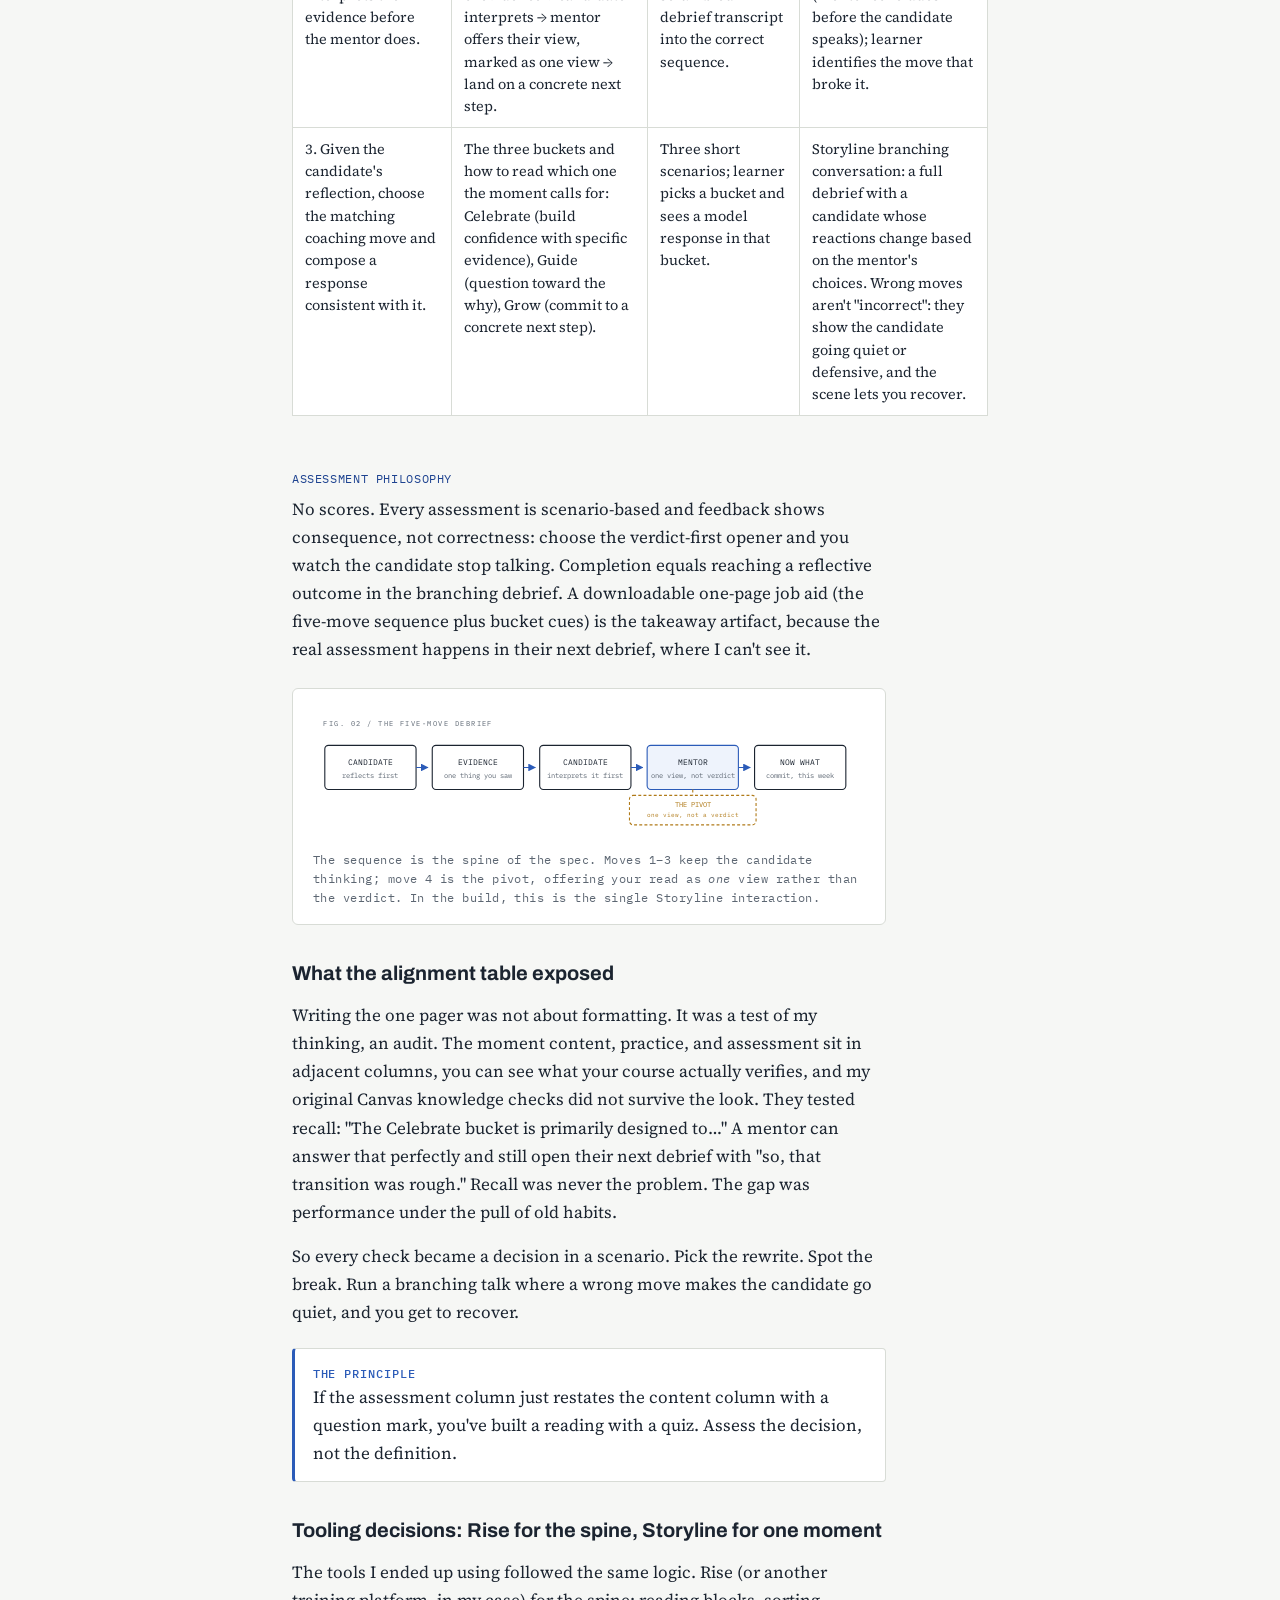
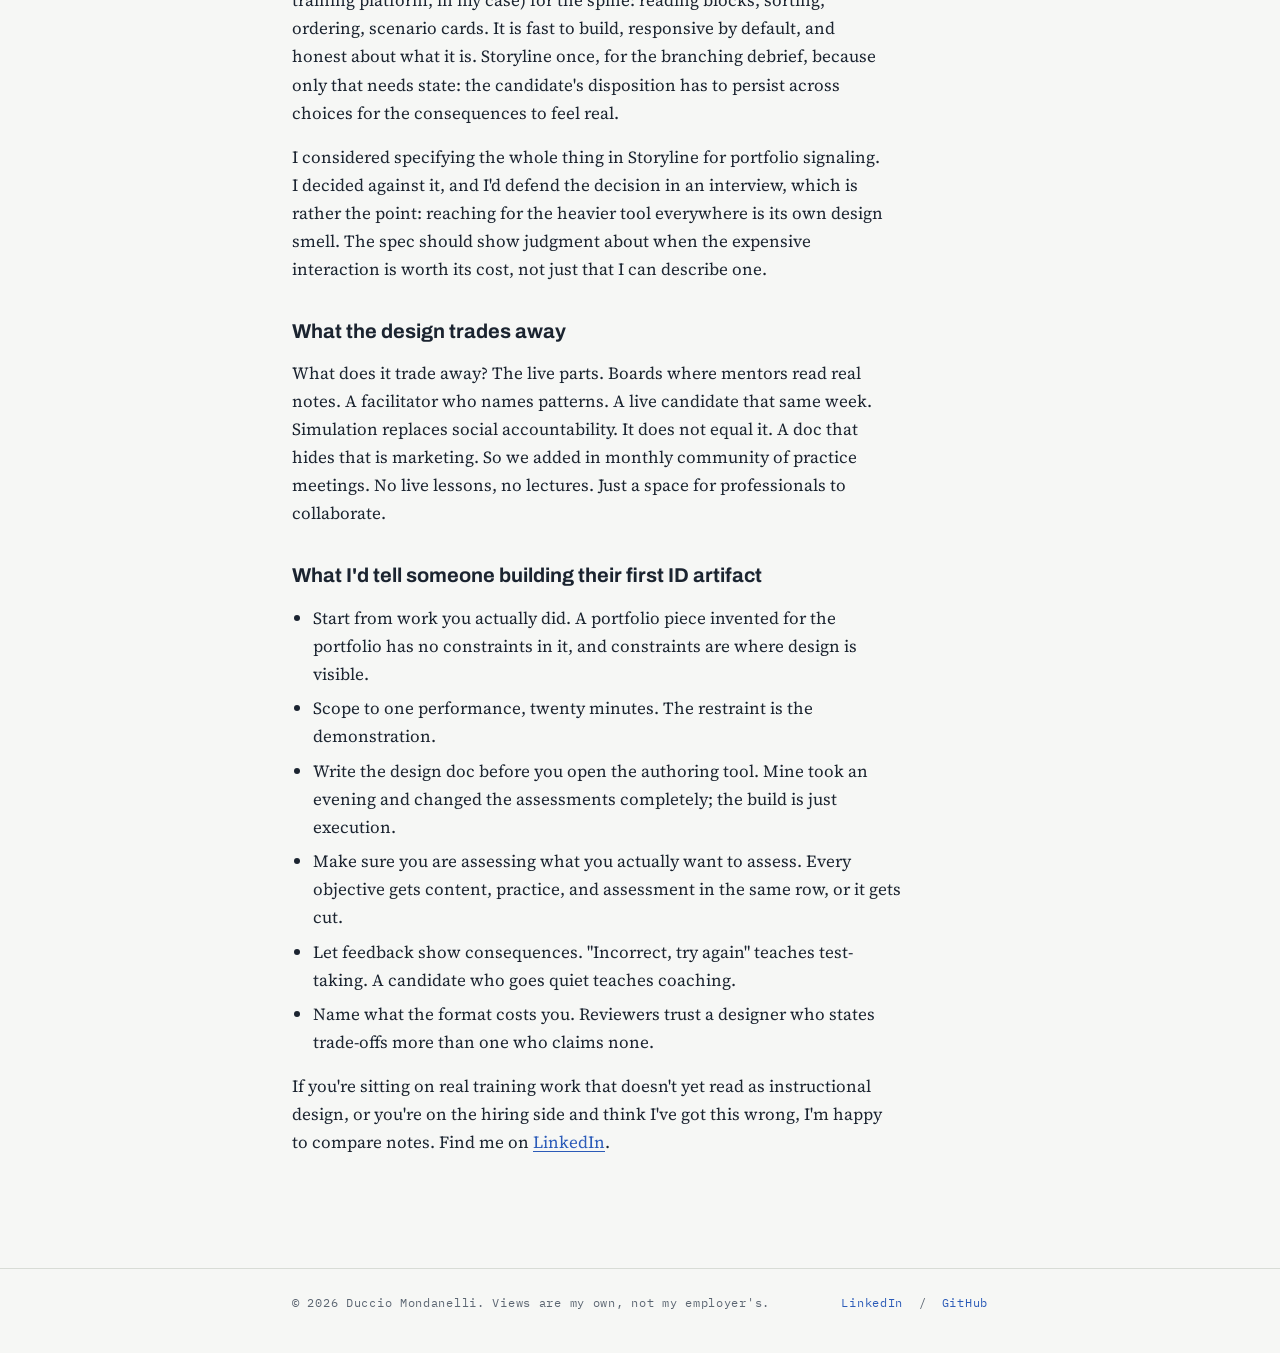
<file: writing/mentor-coaching-micro-course.html>
<!DOCTYPE html>
<html lang="en">
<head>
  <meta charset="UTF-8">
  <meta name="viewport" content="width=device-width, initial-scale=1.0">
  <title>One performance, one page: designing my mentor training as a real instructional design artifact &middot; Duccio Mondanelli</title>
  <meta name="description" content="The training lives in Canvas/ProServa and I can't author in Rise, so I designed one slice of it as a portable spec: a one-page design doc with audience, objectives, alignment, assessment, and the alignment table exposed what my own knowledge checks never verified.">
  <meta name="date" content="2026-08-31">
  <link rel="preconnect" href="https://fonts.googleapis.com">
  <link rel="preconnect" href="https://fonts.gstatic.com" crossorigin>
  <link href="https://fonts.googleapis.com/css2?family=Archivo:wght@700;800&family=IBM+Plex+Mono:wght@400;500&family=Source+Serif+4:ital,opsz,wght@0,8..60,400;0,8..60,600;1,8..60,400&display=swap" rel="stylesheet">
  <link rel="stylesheet" href="/styles.css">
<style id="gl-design-system-variables">
:root { --paper: #f6f7f5; --ink: #1b2430; --blueprint: #2b5bb8; --blueprint-dark: #1e4390; --marker: #b07a18; --grid: #d8dcd6; --muted: #5c6672; --card: #ffffff; --measure: 66ch; }
</style>
<style id="post-table-styles">
article.post table {
  width: 100%; border-collapse: collapse; margin: 1.5rem 0; font-size: 0.9rem;
}
article.post th {
  background: var(--ink); color: var(--paper); text-align: left;
  padding: 0.6rem 0.75rem; font-family: "Archivo", sans-serif; font-weight: 700;
  font-size: 0.78rem; text-transform: uppercase; letter-spacing: 0.04em;
}
article.post td {
  border: 1px solid var(--grid); background: var(--card);
  padding: 0.6rem 0.75rem; vertical-align: top; line-height: 1.55;
}
article.post .doc-field {
  font-family: "IBM Plex Mono", monospace; font-size: 0.78rem;
  color: var(--blueprint-dark); text-transform: uppercase; letter-spacing: 0.05em;
  margin: 1.75rem 0 0.35rem;
}
article.post .doc-field + p { margin-top: 0; }
article.post .table-scroll { overflow-x: auto; -webkit-overflow-scrolling: touch; }
article.post .table-scroll table { margin-top: 1.5rem; }
</style>
</head>
<body>

<header class="site">
  <div class="wrap">
    <a class="wordmark" href="/">Duccio Mondanelli<span>.</span></a>
    <nav class="site" aria-label="Site">
      <a href="/">About</a>
      <a href="/writing/" aria-current="page">Writing</a>
      <a href="/projects/">Projects</a>
    </nav>
  </div>
</header>

<main>
  <div class="wrap">
    <article class="post">
      <span class="label">Case study &middot; Instructional design</span>
      <h1>One performance, one page: designing my mentor training as a real instructional design artifact</h1>
      <p class="byline">Duccio Mondanelli &middot; 2026 &middot; ~9 min read</p>

      <p>
        I spent a year building mentor training. Nine async modules. Four live sessions. Handouts, scenarios, checks. Real instructional design work.
      </p>

      <p>
        And almost none of it reads that way to an outsider. It lives in Canvas. It assumes my cohort, my calendar, my facilitator. There is no design doc because I was designer, SME, and facilitator. When I tried to communicate my work to people outside my bubble, I realized that that was the problem. A portfolio piece needs to function as a handoff. It has to carry the thinking alone.
      </p>

      <p>
        The test is not "can he run a program?" It is "does he think like a designer?" A grant reviewer gives you four minutes and no context. The artifact has to show one performance and prove it.
      </p>

      <p>
        Disclosure first. I did not build this in Rise. I do not have a license. The real training still runs in Canvas and ProServa. What I made is the part that survives a handoff. A spec for a twenty minute micro course plus a one page doc. Audience to objectives to alignment to assessment.
      </p>

      <h2>What I started with</h2>

      <p>
        The source material is Coach's Corner, the mentor PD series I built for a
        special education teacher apprenticeship program. Year one orients new
        mentors: the shift from evaluator to thinking partner, a feedback model
        called Celebrate-Guide-Grow, three observation lenses mapped to
        <a href="https://highleveragepractices.org/">High Leverage Practices</a>,
        a Skill vs. Will diagnostic. Year two goes deeper into the hard version of
        the job: observing a resident for a full year without evaluative
        authority, which means learning to collect low-inference evidence (what a
        video camera would record) and let the resident interpret it
        before you do.
      </p>

      <p>
        It works in context. But "in context" is the operative phrase. The
        modules lean on discussion boards, a shared vocabulary built across
        months, and a facilitator who reads the posts before every live session.
        You cannot drop a hiring manager into module three and expect the design
        to be visible. The design was distributed across a year. The artifact
        needed it concentrated.
      </p>

      <h2>Scoping: pick a performance, not a module</h2>

      <p>
        I started with the wrong scope. I tried to convert a module. A module is shaped by my calendar. A micro course should be shaped by a performance.
      </p>

      <p>
        The performance I picked is the post observation debrief. The ten minutes after a mentor watches a candidate. That is where a candidate thinks or defends. The course takes three skills my year long course spreads out. Lead with evidence, let the candidate interpret first, pick a move that matches what you hear. Compressed, that is a complete course. I called it Coaching the Debrief.
      </p>

      <div class="callout">
        <p class="callout-label">The principle</p>
        <p>Scope the artifact to a performance, not to your existing content structure. The container you built for a cohort is almost never the right container for a standalone course.</p>
      </div>

      <h2>The one-page design doc</h2>

      <p>
        Here is the document, lightly compressed for the web. It is one page on
        purpose. The discipline of one page is the point: every row you cannot
        fill is a decision you have not actually made yet.
      </p>

      <p class="doc-field">Course</p>
      <p>
        Coaching the Debrief: giving feedback that makes new teachers think. A
        ~20-minute micro-course specified for Rise with one Storyline branching
        interaction. This is a design spec, not a build: no Rise license.
        The real training still ships through Canvas/ProServa.
      </p>

      <p class="doc-field">Audience</p>
      <p>
        Experienced K&ndash;12 teachers serving as mentors or cooperating
        teachers for a student teacher, resident, or apprentice. Experts in
        teaching; novices in coaching. Their default mode, trained by
        every rubric and evaluation they have ever received, is to watch
        a lesson and deliver a verdict. Time-poor: the course must be
        completable in one sitting, on any device, with no facilitator.
      </p>

      <p class="doc-field">The gap</p>
      <p>
        Mentors give feedback that is either vague praise ("great rapport!") or
        an unsupported conclusion ("your pacing was too fast"). Both end the
        candidate's thinking. Candidates comply or defend; they do not reflect.
        The debrief produces agreement or friction, not growth.
      </p>

      <p class="doc-field">Terminal objective</p>
      <p>
        Given an observed lesson, the mentor will conduct a debrief in which
        they (a)&nbsp;present low-inference evidence before any interpretation,
        (b)&nbsp;prompt the candidate to interpret that evidence first, and
        (c)&nbsp;respond with a coaching move (Celebrate, Guide, or Grow)
        matched to what the candidate's reflection reveals.
      </p>

      <p class="doc-field">Alignment</p>

      <div class="table-scroll">
      <table>
        <thead>
          <tr>
            <th>Enabling objective</th>
            <th>Content</th>
            <th>Practice</th>
            <th>Assessment</th>
          </tr>
        </thead>
        <tbody>
          <tr>
            <td>1. Distinguish low-inference evidence from interpretation, and rewrite an interpretation as evidence.</td>
            <td>Side-by-side examples ("You don't call on students equitably" vs. "You called on 8 students in 12 minutes; six sat in the front two rows"), plus the disagreement test: if two observers could have written different things, it's interpretation.</td>
            <td>Rise sorting block: classify eight statements as evidence or interpretation.</td>
            <td>Given three evaluative statements, select the strongest low-inference rewrite of each; feedback explains what the wrong options smuggle in.</td>
          </tr>
          <tr>
            <td>2. Sequence a debrief so the candidate interprets the evidence before the mentor does.</td>
            <td>The five-move debrief: candidate reflects &rarr; mentor shares one piece of evidence &rarr; candidate interprets &rarr; mentor offers their view, marked as one view &rarr; land on a concrete next step.</td>
            <td>Rise ordering interaction: rebuild a scrambled debrief transcript into the correct sequence.</td>
            <td>Spot-the-break: a debrief transcript with one sequencing error (mentor concludes before the candidate speaks); learner identifies the move that broke it.</td>
          </tr>
          <tr>
            <td>3. Given the candidate's reflection, choose the matching coaching move and compose a response consistent with it.</td>
            <td>The three buckets and how to read which one the moment calls for: Celebrate (build confidence with specific evidence), Guide (question toward the why), Grow (commit to a concrete next step).</td>
            <td>Three short scenarios; learner picks a bucket and sees a model response in that bucket.</td>
            <td>Storyline branching conversation: a full debrief with a candidate whose reactions change based on the mentor's choices. Wrong moves aren't "incorrect": they show the candidate going quiet or defensive, and the scene lets you recover.</td>
          </tr>
        </tbody>
      </table>
      </div>

      <p class="doc-field">Assessment philosophy</p>
      <p>
        No scores. Every assessment is scenario-based and feedback shows
        consequence, not correctness: choose the verdict-first opener and you
        watch the candidate stop talking. Completion equals reaching a
        reflective outcome in the branching debrief. A downloadable one-page
        job aid (the five-move sequence plus bucket cues) is the takeaway
        artifact, because the real assessment happens in their next debrief,
        where I can't see it.
      </p>

      <figure class="schematic">
        <svg viewBox="0 0 750 172" role="img" aria-labelledby="flowTitle flowDesc" xmlns="http://www.w3.org/2000/svg">
          <title id="flowTitle">The five-move debrief</title>
          <desc id="flowDesc">A five-move debrief: the candidate reflects, the mentor shares one piece of evidence, the candidate interprets it, the mentor offers their view as one view, and the two land on a concrete next step.</desc>
          <style>
            .fig2-title { font-family: "IBM Plex Mono", monospace; font-size: 11px; fill: #1b2430; text-anchor: middle; }
            .fig2-sub { font-family: "IBM Plex Mono", monospace; font-size: 10px; fill: #5c6672; text-anchor: middle; }
          </style>
          <defs>
            <marker id="arrow" viewBox="0 0 10 10" refX="9" refY="5" markerWidth="7" markerHeight="7" orient="auto-start-reverse">
              <path d="M 0 0 L 10 5 L 0 10 z" fill="#2b5bb8"/>
            </marker>
          </defs>

          <text x="14" y="18" font-family="IBM Plex Mono, monospace" font-size="10" letter-spacing="2" fill="#5c6672">FIG. 02 / THE FIVE-MOVE DEBRIEF</text>

          <!-- Move 1 -->
          <rect x="16" y="44" width="124" height="60" rx="5" fill="#ffffff" stroke="#1b2430" stroke-width="1.5"/>
          <text x="78" y="70" class="fig2-title">CANDIDATE</text>
          <text x="78" y="88" class="fig2-sub">reflects first</text>

          <!-- Move 2 -->
          <rect x="162" y="44" width="124" height="60" rx="5" fill="#ffffff" stroke="#1b2430" stroke-width="1.5"/>
          <text x="224" y="70" class="fig2-title">EVIDENCE</text>
          <text x="224" y="88" class="fig2-sub">one thing you saw</text>

          <!-- Move 3 -->
          <rect x="308" y="44" width="124" height="60" rx="5" fill="#ffffff" stroke="#1b2430" stroke-width="1.5"/>
          <text x="370" y="70" class="fig2-title">CANDIDATE</text>
          <text x="370" y="88" class="fig2-sub">interprets it first</text>

          <!-- Move 4 (pivot) -->
          <rect x="454" y="44" width="124" height="60" rx="5" fill="#eef3fc" stroke="#2b5bb8" stroke-width="1.5"/>
          <text x="516" y="70" class="fig2-title" fill="#1e4390">MENTOR</text>
          <text x="516" y="88" class="fig2-sub" fill="#1e4390" font-size="9">one view, not verdict</text>

          <!-- Move 5 -->
          <rect x="600" y="44" width="124" height="60" rx="5" fill="#ffffff" stroke="#1b2430" stroke-width="1.5"/>
          <text x="662" y="70" class="fig2-title">NOW WHAT</text>
          <text x="662" y="88" class="fig2-sub">commit, this week</text>

          <!-- Arrows -->
          <line x1="140" y1="74" x2="156" y2="74" stroke="#2b5bb8" stroke-width="1.5" marker-end="url(#arrow)"/>
          <line x1="286" y1="74" x2="302" y2="74" stroke="#2b5bb8" stroke-width="1.5" marker-end="url(#arrow)"/>
          <line x1="432" y1="74" x2="448" y2="74" stroke="#2b5bb8" stroke-width="1.5" marker-end="url(#arrow)"/>
          <line x1="578" y1="74" x2="594" y2="74" stroke="#2b5bb8" stroke-width="1.5" marker-end="url(#arrow)"/>

          <!-- Pivot callout -->
          <line x1="516" y1="104" x2="516" y2="112" stroke="#b07a18" stroke-width="1.5" stroke-dasharray="4 3"/>
          <rect x="430" y="112" width="172" height="40" rx="5" fill="none" stroke="#b07a18" stroke-width="1.5" stroke-dasharray="4 3"/>
          <text x="516" y="128" font-family="IBM Plex Mono, monospace" font-size="9" text-anchor="middle" fill="#b07a18">THE PIVOT</text>
          <text x="516" y="141" font-family="IBM Plex Mono, monospace" font-size="8" text-anchor="middle" fill="#b07a18">one view, not a verdict</text>
        </svg>
        <figcaption>The sequence is the spine of the spec. Moves 1&ndash;3 keep the candidate thinking; move 4 is the pivot, offering your read as <em>one</em> view rather than the verdict. In the build, this is the single Storyline interaction.</figcaption>
      </figure>

      <h2>What the alignment table exposed</h2>

      <p>
        Writing the one pager was not about formatting. It was a test of my thinking, an audit.
        The moment content, practice, and assessment sit in adjacent columns,
        you can see what your course actually verifies, and my original
        Canvas knowledge checks did not survive the look. They tested recall:
        "The Celebrate bucket is primarily designed to&hellip;" A mentor can
        answer that perfectly and still open their next debrief with "so, that
        transition was rough." Recall was never the problem. The gap was performance
        under the pull of old habits.
      </p>

      <p>
        So every check became a decision in a scenario. Pick the rewrite. Spot the break. Run a branching talk where a wrong move makes the candidate go quiet, and you get to recover.
      </p>

      <div class="callout">
        <p class="callout-label">The principle</p>
        <p>If the assessment column just restates the content column with a question mark, you've built a reading with a quiz. Assess the decision, not the definition.</p>
      </div>

      <h2>Tooling decisions: Rise for the spine, Storyline for one moment</h2>

      <p>
        The tools I ended up using followed the same logic. Rise (or another training platform, in my case) for the spine: reading blocks, sorting,
        ordering, scenario cards. It is fast to build, responsive by default, and
        honest about what it is. Storyline once, for the branching
        debrief, because only that needs state: the
        candidate's disposition has to persist across choices for the
        consequences to feel real.
      </p>

      <p>
        I considered specifying the whole thing in Storyline for portfolio
        signaling. I decided against it, and I'd defend the decision in an
        interview, which is rather the point: reaching for the heavier tool
        everywhere is its own design smell. The spec should show judgment about
        when the expensive interaction is worth its cost, not just that I can
        describe one.
      </p>

      <h2>What the design trades away</h2>

      <p>
        What does it trade away? The live parts. Boards where mentors read real notes. A facilitator who names patterns. A live candidate that same week. Simulation replaces social accountability. It does not equal it. A doc that hides that is marketing. So we added in monthly community of practice meetings. No live lessons, no lectures. Just a space for professionals to collaborate.
      </p>

      <h2>What I'd tell someone building their first ID artifact</h2>
      <ul>
        <li>Start from work you actually did. A portfolio piece invented for the portfolio has no constraints in it, and constraints are where design is visible.</li>
        <li>Scope to one performance, twenty minutes. The restraint is the demonstration.</li>
        <li>Write the design doc before you open the authoring tool. Mine took an evening and changed the assessments completely; the build is just execution.</li>
        <li>Make sure you are assessing what you actually want to assess. Every objective gets content, practice, and assessment in the same row, or it gets cut.</li>
        <li>Let feedback show consequences. "Incorrect, try again" teaches test-taking. A candidate who goes quiet teaches coaching.</li>
        <li>Name what the format costs you. Reviewers trust a designer who states trade-offs more than one who claims none.</li>
      </ul>

      <p>
        If you're sitting on real training work that doesn't yet read as
        instructional design, or you're on the hiring side and think I've
        got this wrong, I'm happy to compare notes. Find me on
        <a class="inline" href="https://www.linkedin.com/in/ducciomondanelli/">LinkedIn</a>.
      </p>

    </article>
  </div>
</main>

<footer class="site">
  <div class="wrap">
    <p>&copy; 2026 Duccio Mondanelli. Views are my own, not my employer's.</p>
    <p><a href="https://www.linkedin.com/in/ducciomondanelli/">LinkedIn</a> &nbsp;/&nbsp; <a href="https://github.com/dukkokun">GitHub</a></p>
  </div>
</footer>

</body>
</html>
</file>
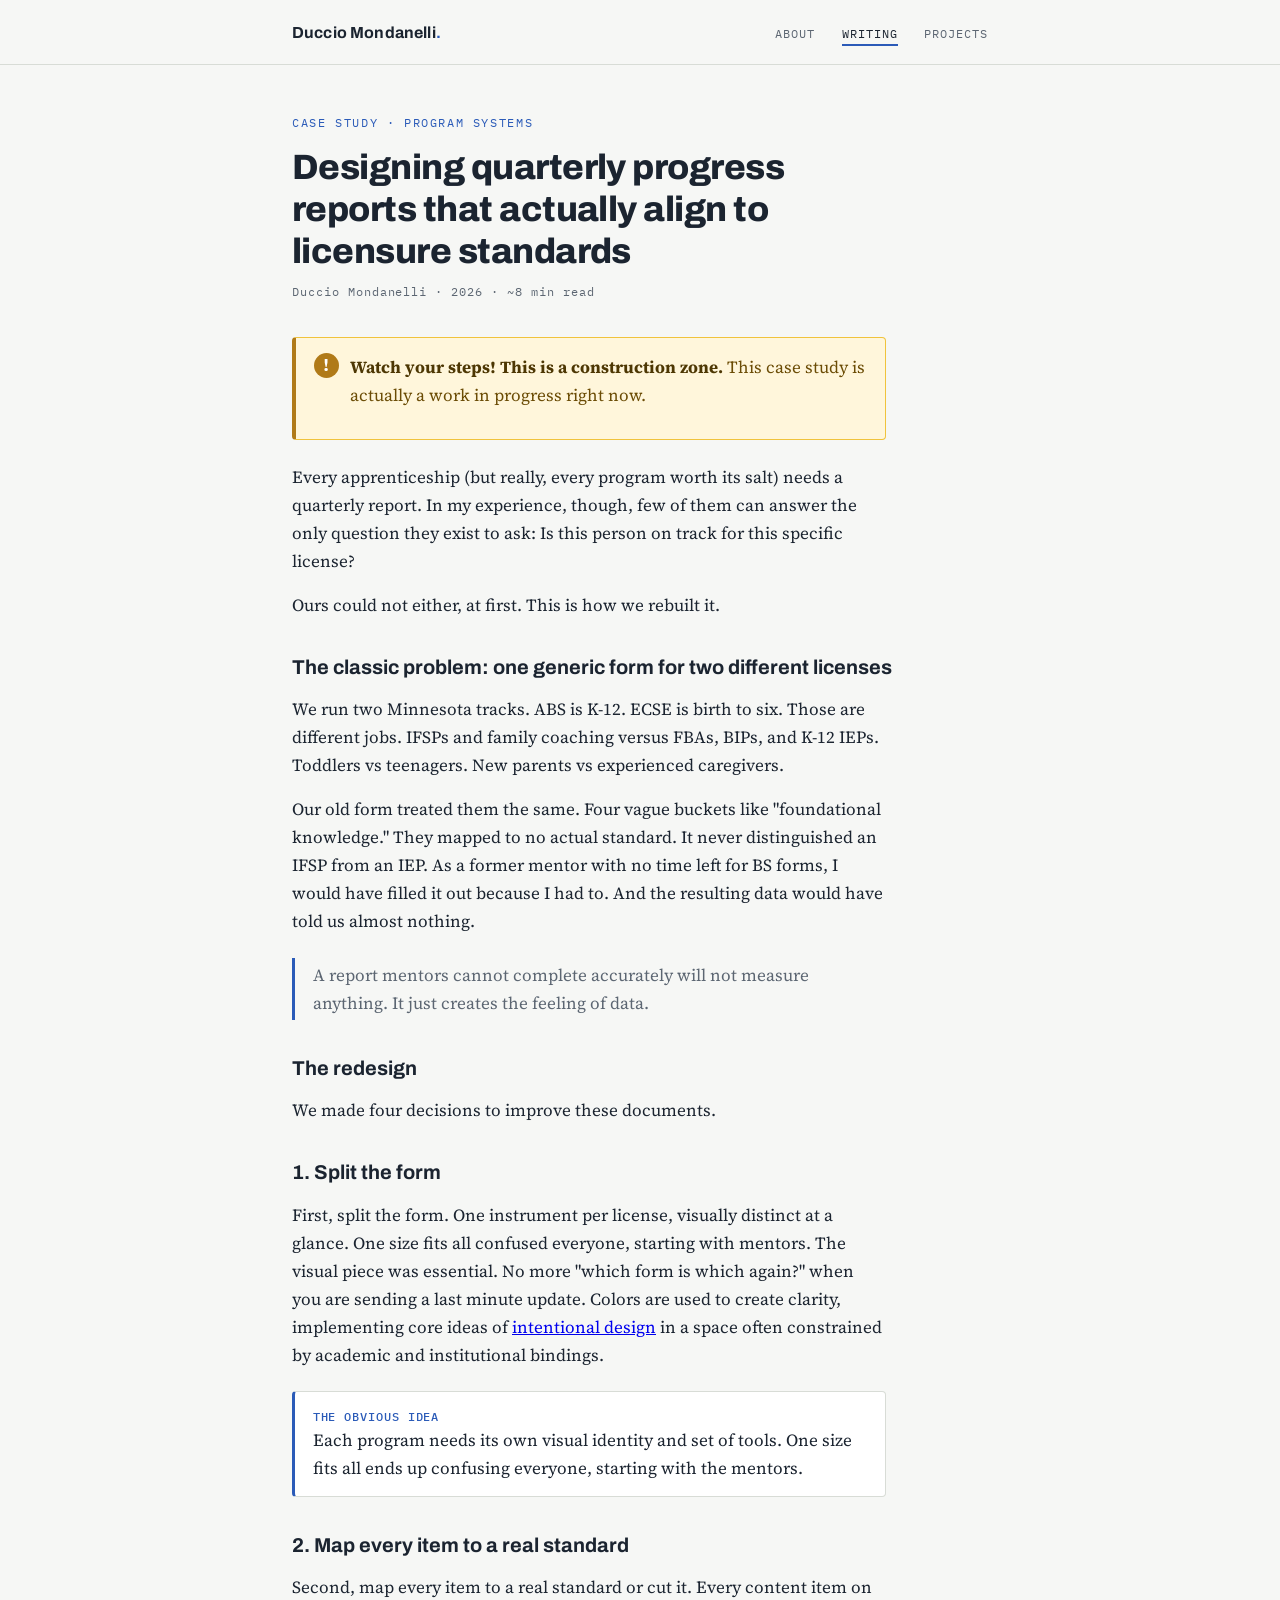
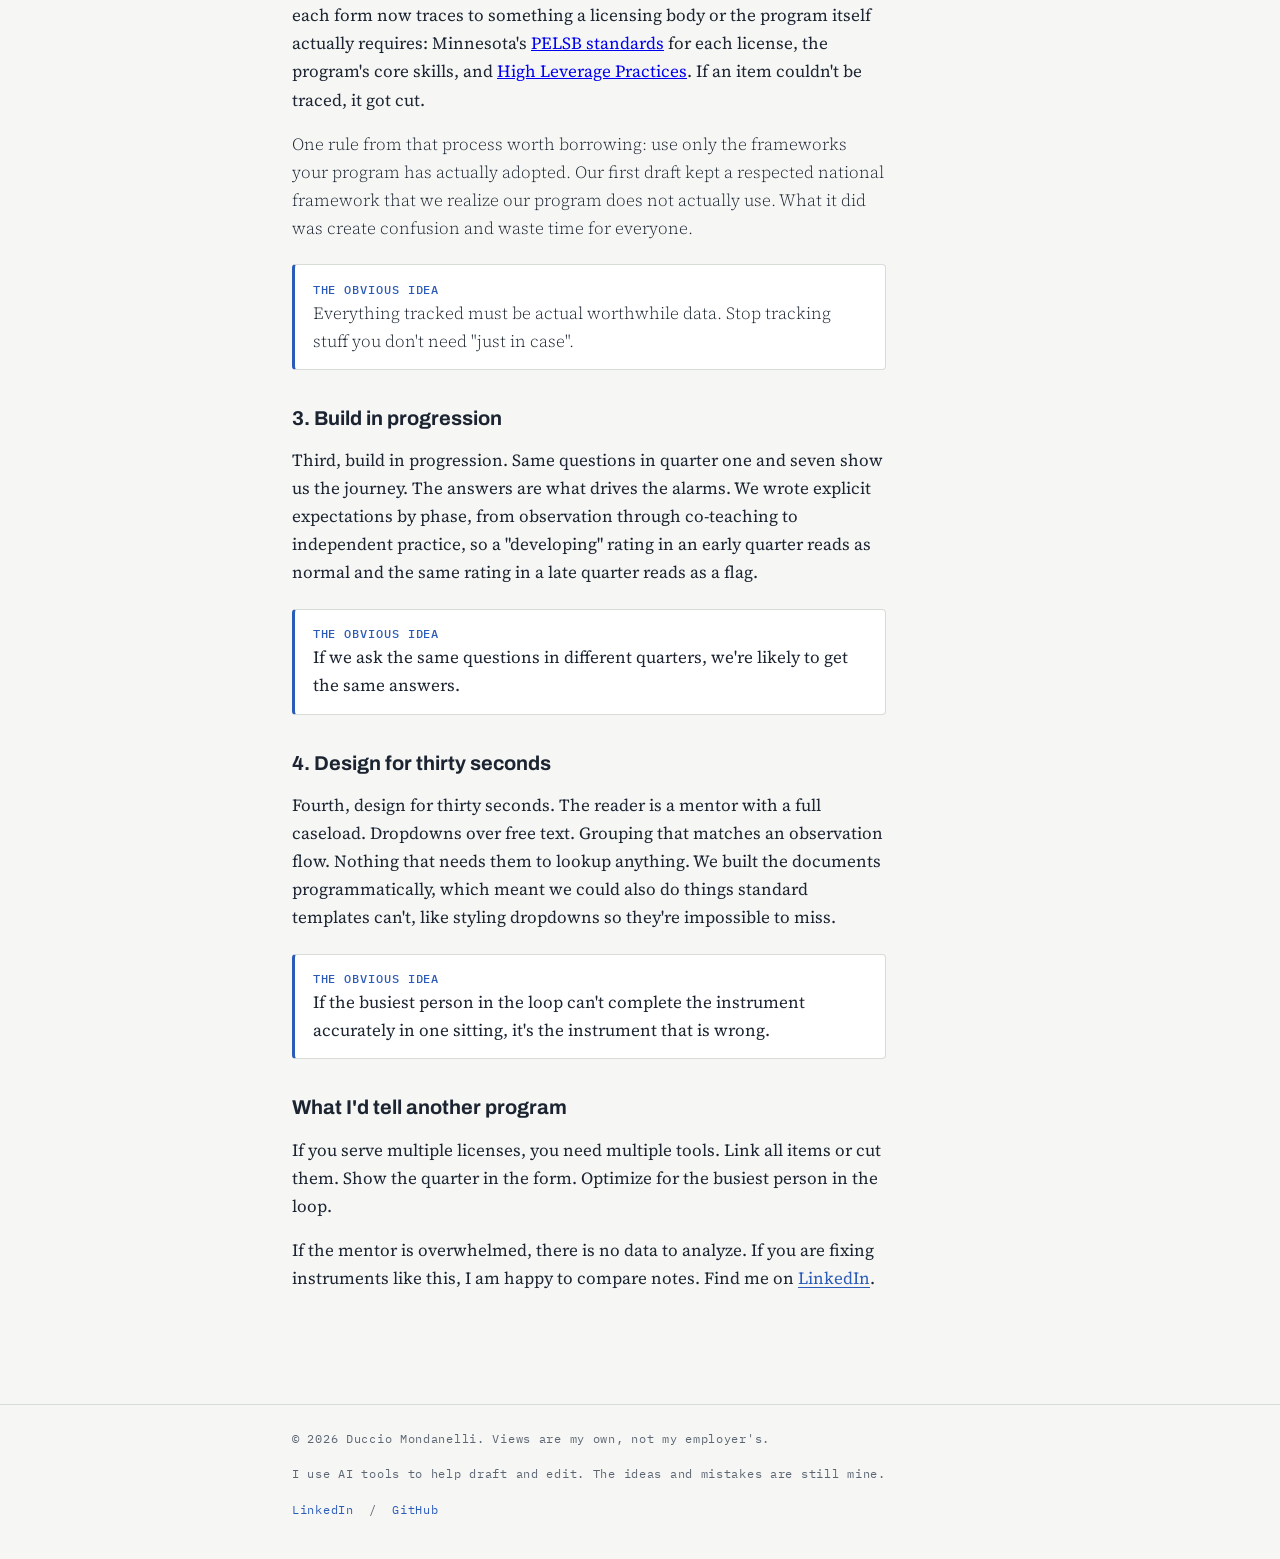
<file: writing/quarterly-progress-reports.html>
<!DOCTYPE html>
<html lang="en">
<head>
  <meta charset="UTF-8">
  <meta name="viewport" content="width=device-width, initial-scale=1.0">
  <title>Designing quarterly progress reports that actually align to licensure standards &middot; Duccio Mondanelli</title>
  <meta name="description" content="How we rebuilt a teacher apprenticeship progress report around actual licensure standards for two special education tracks, and what other programs can steal from the process.">
  <meta name="date" content="2026-07-14">
  <link rel="alternate" type="application/rss+xml" title="Duccio Mondanelli &middot; Writing" href="/feed.xml">
  <link rel="preconnect" href="https://fonts.googleapis.com">
  <link rel="preconnect" href="https://fonts.gstatic.com" crossorigin>
  <link href="https://fonts.googleapis.com/css2?family=Archivo:wght@700;800&family=IBM+Plex+Mono:wght@400;500&family=Source+Serif+4:ital,opsz,wght@0,8..60,400;0,8..60,600;1,8..60,400&display=swap" rel="stylesheet">
  <link rel="stylesheet" href="/styles.css">
<style id="gl-design-system-variables">
:root { --paper: #f6f7f5; --ink: #1b2430; --blueprint: #2b5bb8; --blueprint-dark: #1e4390; --marker: #b07a18; --grid: #d8dcd6; --muted: #5c6672; --card: #ffffff; --measure: 66ch; }
</style>
<style id="gl-editor-styles">
.gl-2 {
  text-transform: none; font-weight: 300;
}
.construction-notice {
  display: flex;
  align-items: flex-start;
  gap: 0.7rem;
  background: #fff6db;
  border: 1px solid #f0c33c;
  border-left: 4px solid var(--marker);
  border-radius: 4px;
  padding: 0.9rem 1.1rem;
  margin: 1.4rem 0;
  max-width: var(--measure);
}
.construction-notice .icon {
  flex: none;
  display: flex;
  align-items: center;
  justify-content: center;
  width: 1.6rem;
  height: 1.6rem;
  border-radius: 50%;
  background: var(--marker);
  color: #fff;
  font-family: "IBM Plex Mono", ui-monospace, monospace;
  font-weight: 700;
}
.construction-notice p {
  margin: 0;
  color: #6b4c05;
}
.construction-notice strong {
  color: #4d3703;
}
</style>
</head>
<body>

<header class="site">
  <div class="wrap">
    <a class="wordmark" href="/">Duccio Mondanelli<span>.</span></a>
    <nav class="site" aria-label="Site">
      <a href="/">About</a>
      <a href="/writing/" aria-current="page">Writing</a>
      <a href="/projects/">Projects</a>
    </nav>
  </div>
</header>

<main>
  <div class="wrap">
    <article class="post">
      <span class="label">Case study &middot; Program systems</span>
      <h1>Designing quarterly progress reports that actually align to licensure standards</h1>
      <p class="byline">Duccio Mondanelli &middot; 2026 &middot; ~8 min read</p>

      <div class="construction-notice" role="note">
        <span class="icon" aria-hidden="true">!</span>
        <p><strong>Watch your steps! This is a construction zone.</strong> This case study is actually a work in progress right now.</p>
      </div>

      <p>
        Every apprenticeship (but really, every program worth its salt) needs a quarterly report. In my experience, though, few of them can answer the only question they exist to ask: Is this person on track for this specific license?
      </p>

      <p>
        Ours could not either, at first. This is how we rebuilt it.
      </p>

      <h2>The classic problem: one generic form for two different licenses</h2>

      <p>
        We run two Minnesota tracks. ABS is K-12. ECSE is birth to six. Those are different jobs. IFSPs and family coaching versus FBAs, BIPs, and K-12 IEPs. Toddlers vs teenagers. New parents vs experienced caregivers.
      </p>

      <p>
        Our old form treated them the same. Four vague buckets like "foundational knowledge." They mapped to no actual standard. It never distinguished an IFSP
        from an IEP. As a former mentor with no time left for BS forms, I would have filled it out because I had to.
        And the resulting data would have told us almost nothing.
      </p>

      <blockquote>
        A report mentors cannot complete accurately will not measure
        anything. It just creates the feeling of data.
      </blockquote>

      <h2>The redesign</h2>

      <p>
        We made four decisions to improve these documents.
      </p>

      <h2>1. Split the form</h2>
      <p>
        First, split the form. One instrument per license, visually distinct at a glance. One size fits all confused everyone, starting with mentors. The visual piece was essential. No more "which form is which again?" when you are sending a last minute update. Colors are used to create clarity, implementing core ideas
        of <a href="https://uxplanet.org/successful-ux-design-is-intentional-design-73398a91ced">intentional design</a>
         in a space often constrained by academic and institutional bindings.
      </p>
      <div class="callout">
        <p class="callout-label">The obvious idea</p>
        <p>Each program needs its own visual identity and set of tools. 
          One size fits all ends up confusing everyone, starting with the mentors.</p>
      </div>

      <h2>2. Map every item to a real standard</h2>
      <p>
        Second, map every item to a real standard or cut it. Every content item on each form now traces to something a licensing body or
        the program itself actually requires: Minnesota's <a href="https://mn.gov/pelsb/assets/Standards%20of%20Effective%20Practice%20-%2006.2023%20-%20Accessible_tcm1113-579957.pdf">PELSB standards</a> for each
        license, the program's core skills, and <a href="https://highleveragepractices.org/">High Leverage Practices</a>. If an item
        couldn't be traced, it got cut.
      </p>
      <p class="gl-2">
        One rule from that process worth borrowing: use only the frameworks your
        program has actually adopted. Our first draft kept a
        respected national framework that we realize our program does not actually use. What it did was create confusion and waste time for everyone.
      </p>
      <div class="callout gl-2">
        <p class="callout-label">The obvious idea</p>
        <p>Everything tracked must be actual worthwhile data. Stop tracking stuff you don't need "just in case".</p>
      </div>

      <h2>3. Build in progression</h2>
      <p>
        Third, build in progression. Same questions in quarter one and seven show us the journey. The answers are what drives the alarms. We wrote explicit
        expectations by phase, from observation through co-teaching to independent
        practice, so a "developing" rating in an early quarter reads as normal and the
        same rating in a late quarter reads as a flag.
      </p>
      <div class="callout">
        <p class="callout-label">The obvious idea</p>
        <p>If we ask the same questions in different quarters, we're likely to get the same answers.</p>
      </div>

      <h2>4. Design for thirty seconds</h2>
      <p>
        Fourth, design for thirty seconds. The reader is a mentor with a full caseload.
        Dropdowns over free text. Grouping that matches an
        observation flow. Nothing that needs them to lookup anything. We built the documents programmatically, which meant we could
        also do things standard templates can't, like styling dropdowns so they're
        impossible to miss.
      </p>
      <div class="callout">
        <p class="callout-label">The obvious idea</p>
        <p>If the busiest person in the loop can't complete the instrument accurately 
          in one sitting, it's the instrument that is wrong.</p>
      </div>

      <h2>What I'd tell another program</h2>
      <p>
        If you serve multiple licenses, you need multiple tools. Link all items or cut them. Show the quarter in the form. Optimize for the busiest person in the loop.
      </p>
      <p>
        If the mentor is overwhelmed, there is no data to analyze. If you are fixing instruments like this, I am happy to compare notes. Find me on
        <a class="inline" href="https://www.linkedin.com/in/ducciomondanelli/">LinkedIn</a>.
      </p>

    </article>
  </div>
</main>

<footer class="site">
  <div class="wrap">
    <p>&copy; 2026 Duccio Mondanelli. Views are my own, not my employer's.</p>
    <p>I use AI tools to help draft and edit. The ideas and mistakes are still mine.</p>
    <p><a href="https://www.linkedin.com/in/ducciomondanelli/">LinkedIn</a> &nbsp;/&nbsp; <a href="https://github.com/dukkokun">GitHub</a></p>
  </div>
</footer>

</body>
</html>
</file>
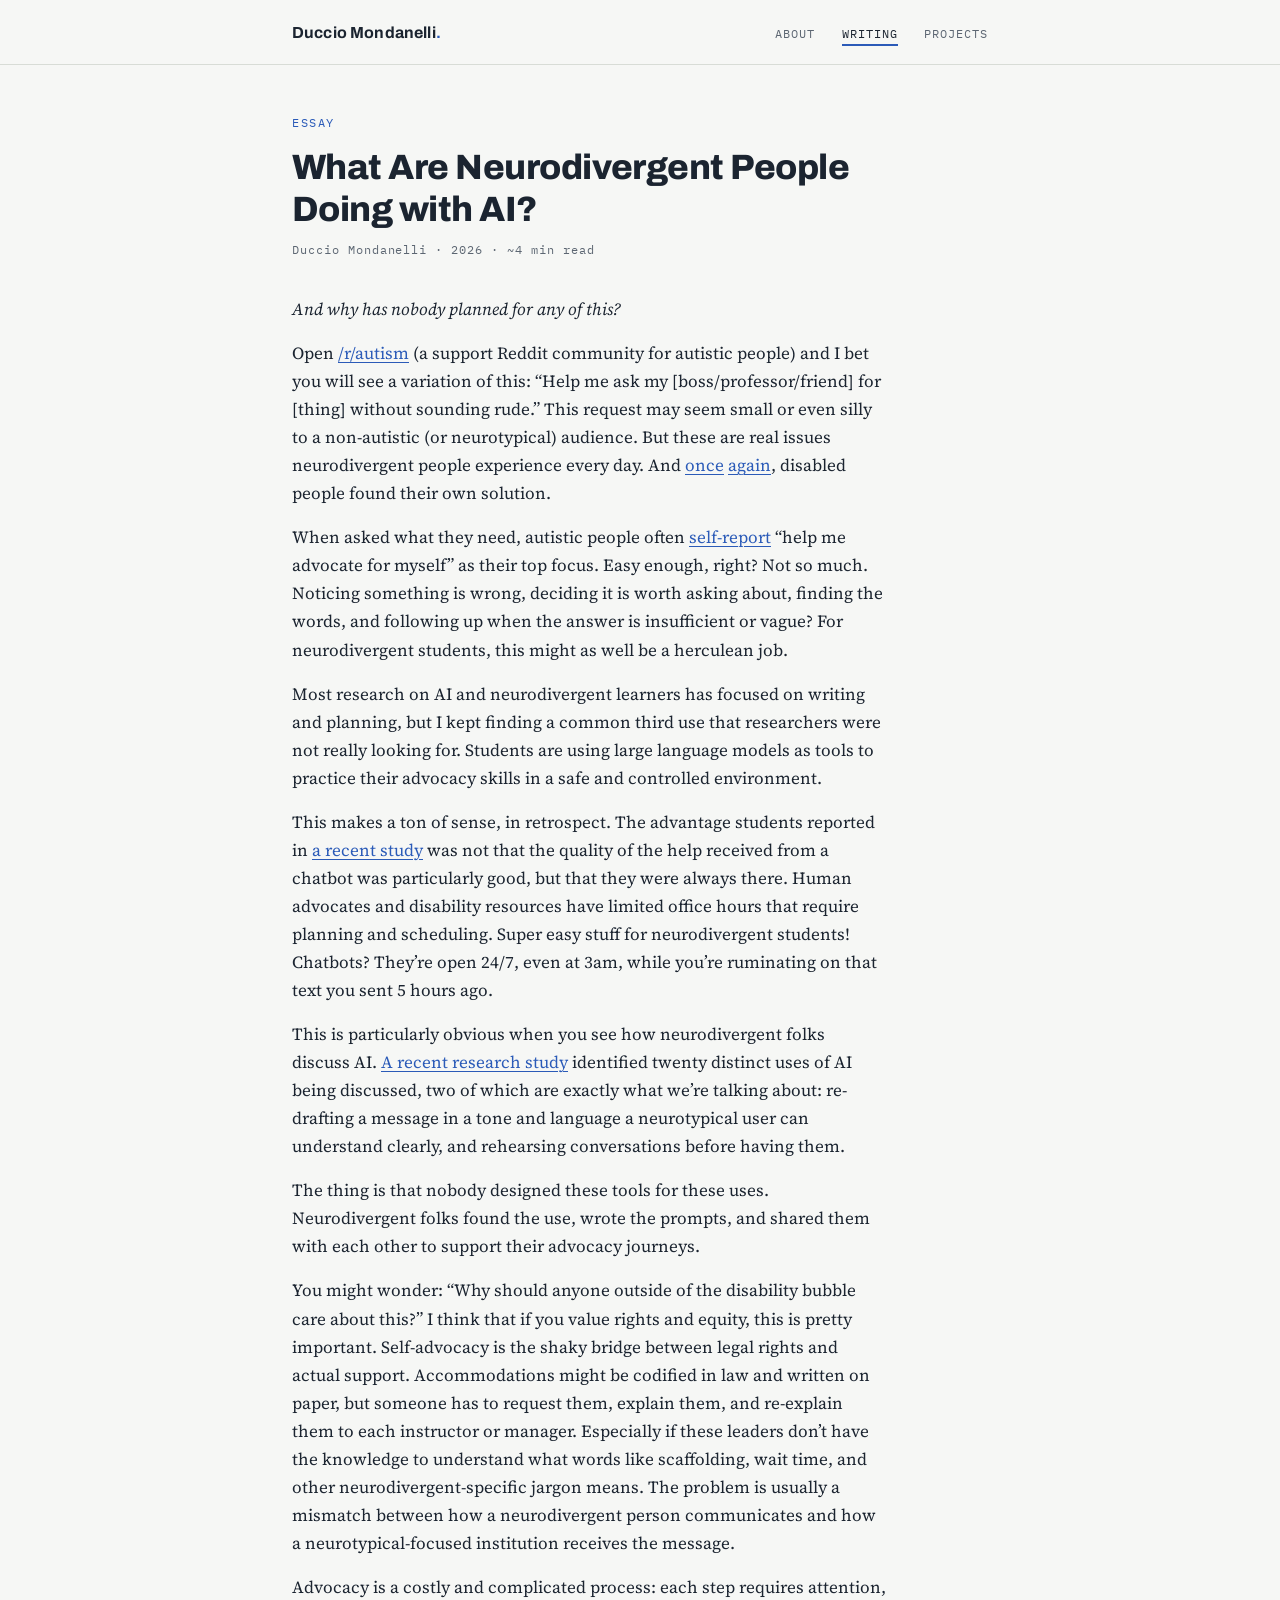
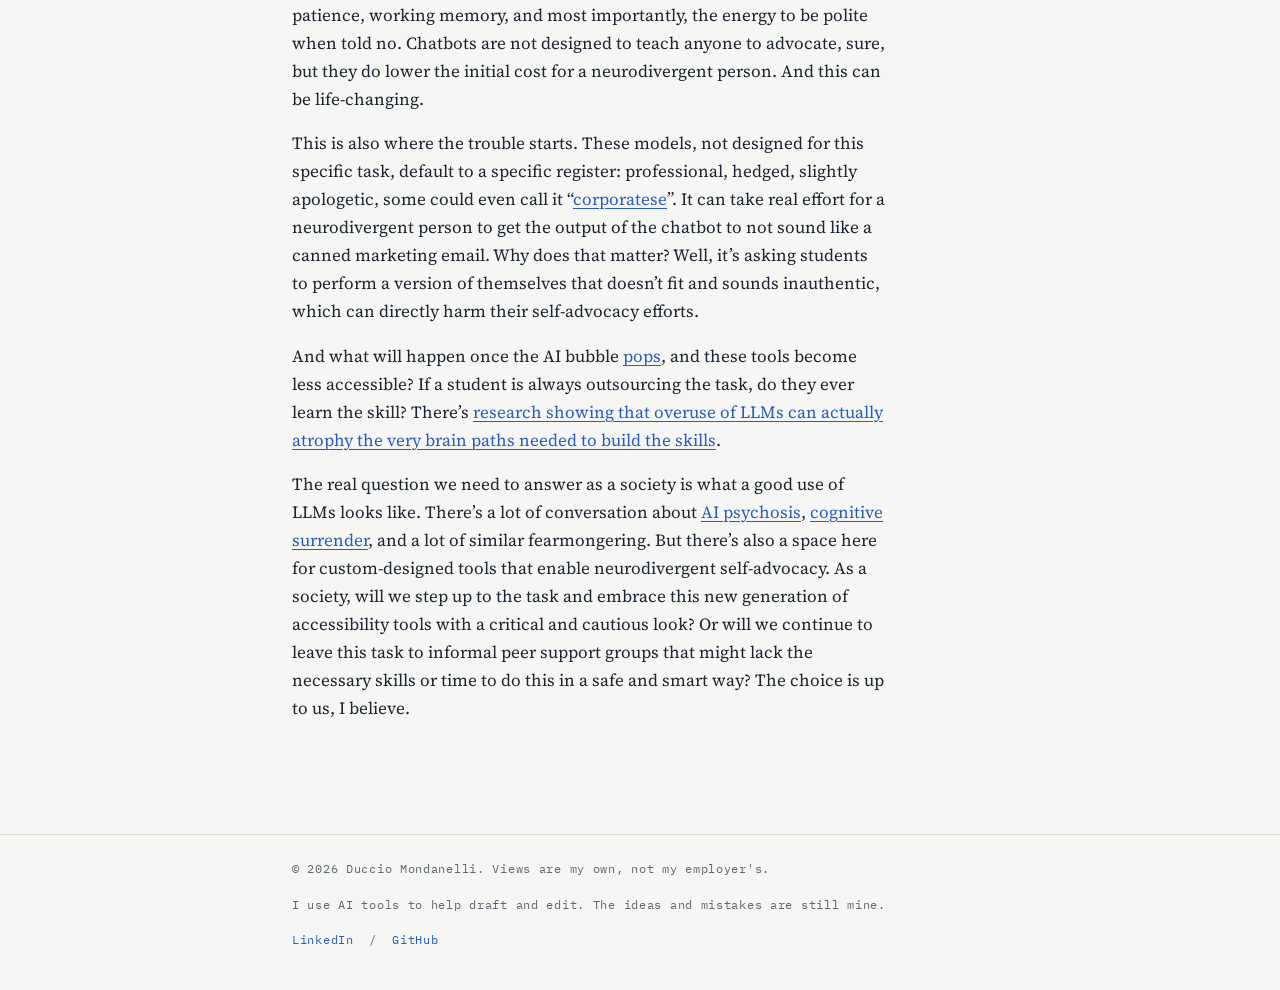
<file: writing/what-are-neurodivergent-people-doing-with-ai.html>
<!DOCTYPE html>
<html lang="en">
<head>
  <meta charset="UTF-8">
  <meta name="viewport" content="width=device-width, initial-scale=1.0">
  <title>What Are Neurodivergent People Doing with AI? &middot; Duccio Mondanelli</title>
  <meta name="description" content="Neurodivergent students are using AI to rehearse self-advocacy: re-drafting hard messages and practicing conversations. Nobody designed the tools for that.">
  <meta name="date" content="2026-11-13">
  <link rel="alternate" type="application/rss+xml" title="Duccio Mondanelli &middot; Writing" href="/feed.xml">
  <link rel="preconnect" href="https://fonts.googleapis.com">
  <link rel="preconnect" href="https://fonts.gstatic.com" crossorigin>
  <link href="https://fonts.googleapis.com/css2?family=Archivo:wght@700;800&family=IBM+Plex+Mono:wght@400;500&family=Source+Serif+4:ital,opsz,wght@0,8..60,400;0,8..60,600;1,8..60,400&display=swap" rel="stylesheet">
  <link rel="stylesheet" href="/styles.css">
</head>
<body>

<header class="site">
  <div class="wrap">
    <a class="wordmark" href="/">Duccio Mondanelli<span>.</span></a>
    <nav class="site" aria-label="Site">
      <a href="/">About</a>
      <a href="/writing/" aria-current="page">Writing</a>
      <a href="/projects/">Projects</a>
    </nav>
  </div>
</header>

<main>
  <div class="wrap">
    <article class="post">
      <span class="label">Essay</span>
      <h1>What Are Neurodivergent People Doing with AI?</h1>
      <p class="byline">Duccio Mondanelli &middot; 2026 &middot; ~4 min read</p>

      <p><em>And why has nobody planned for any of this?</em></p>

      <p>
        Open <a class="inline" href="https://www.reddit.com/r/autism/">/r/autism</a> (a support Reddit community for autistic people) and I bet
        you will see a variation of this: &ldquo;Help me ask my
        [boss/professor/friend] for [thing] without sounding rude.&rdquo; This
        request may seem small or even silly to a non-autistic (or neurotypical)
        audience. But these are real issues neurodivergent people experience every
        day. And <a class="inline" href="https://www.cpwd.org/history1">once</a> <a class="inline" href="https://mn.gov/mnddc//parallels/7a.html">again</a>, disabled people found their own solution.
      </p>

      <p>
        When asked what they need, autistic people often <a class="inline" href="https://autisticadvocacy.org/wp-content/uploads/2016/06/Autistic-Access-Needs-Notes-on-Accessibility.pdf">self-report</a> &ldquo;help
        me advocate for myself&rdquo; as their top focus. Easy enough, right? Not
        so much. Noticing something is wrong, deciding it is worth asking about,
        finding the words, and following up when the answer is insufficient or
        vague? For neurodivergent students, this might as well be a herculean job.
      </p>

      <p>
        Most research on AI and neurodivergent learners has focused on writing and
        planning, but I kept finding a common third use that researchers were not
        really looking for. Students are using large language models as tools to
        practice their advocacy skills in a safe and controlled environment.
      </p>

      <p>
        This makes a ton of sense, in retrospect. The advantage students reported
        in <a class="inline" href="https://dl.acm.org/doi/10.1145/3706598.3714121">a recent study</a> was not that the quality of the help received from a
        chatbot was particularly good, but that they were always there. Human
        advocates and disability resources have limited office hours that require
        planning and scheduling. Super easy stuff for neurodivergent students!
        Chatbots? They&rsquo;re open 24/7, even at 3am, while you&rsquo;re
        ruminating on that text you sent 5 hours ago.
      </p>

      <p>
        This is particularly obvious when you see how neurodivergent folks discuss
        AI. <a class="inline" href="https://dl.acm.org/doi/10.1145/3701194">A recent research study</a> identified twenty distinct uses of AI being
        discussed, two of which are exactly what we&rsquo;re talking about:
        re-drafting a message in a tone and language a neurotypical user can
        understand clearly, and rehearsing conversations before having them.
      </p>

      <p>
        The thing is that nobody designed these tools for these uses.
        Neurodivergent folks found the use, wrote the prompts, and shared them
        with each other to support their advocacy journeys.
      </p>

      <p>
        You might wonder: &ldquo;Why should anyone outside of the disability
        bubble care about this?&rdquo; I think that if you value rights and
        equity, this is pretty important. Self-advocacy is the shaky bridge
        between legal rights and actual support. Accommodations might be codified
        in law and written on paper, but someone has to request them, explain
        them, and re-explain them to each instructor or manager. Especially if
        these leaders don&rsquo;t have the knowledge to understand what words
        like scaffolding, wait time, and other neurodivergent-specific jargon
        means. The problem is usually a mismatch between how a neurodivergent
        person communicates and how a neurotypical-focused institution receives
        the message.
      </p>

      <p>
        Advocacy is a costly and complicated process: each step requires
        attention, patience, working memory, and most importantly, the energy to
        be polite when told no. Chatbots are not designed to teach anyone to
        advocate, sure, but they do lower the initial cost for a neurodivergent
        person. And this can be life-changing.
      </p>

      <p>
        This is also where the trouble starts. These models, not designed for this
        specific task, default to a specific register: professional, hedged,
        slightly apologetic, some could even call it &ldquo;<a class="inline" href="https://www.forbes.com/sites/bryanrobinson/2026/04/03/ai-personality-shift-why-workers-are-starting-to-sound-like-ai/">corporatese</a>&rdquo;.
        It can take real effort for a neurodivergent person to get the output of
        the chatbot to not sound like a canned marketing email. Why does that
        matter? Well, it&rsquo;s asking students to perform a version of
        themselves that doesn&rsquo;t fit and sounds inauthentic, which can
        directly harm their self-advocacy efforts.
      </p>

      <p>
        And what will happen once the AI bubble <a class="inline" href="https://www.wsj.com/tech/ai/ai-agent-users-compute-costs-41a5db30">pops</a>, and these tools become less
        accessible? If a student is always outsourcing the task, do they ever
        learn the skill? There&rsquo;s <a class="inline" href="https://journals.sagepub.com/doi/10.1177/07319487261439132">research showing that overuse of LLMs can
        actually atrophy the very brain paths needed to build the skills</a>.
      </p>

      <p>
        The real question we need to answer as a society is what a good use of
        LLMs looks like. There&rsquo;s a lot of conversation about <a class="inline" href="https://www.apa.org/monitor/2026/09/ai-psychosis">AI psychosis</a>,
        <a class="inline" href="https://papers.ssrn.com/sol3/papers.cfm?abstract_id=6097646">cognitive surrender</a>, and a lot of similar fearmongering. But there&rsquo;s
        also a space here for custom-designed tools that enable neurodivergent
        self-advocacy. As a society, will we step up to the task and embrace this
        new generation of accessibility tools with a critical and cautious look?
        Or will we continue to leave this task to informal peer support groups
        that might lack the necessary skills or time to do this in a safe and
        smart way? The choice is up to us, I believe.
      </p>

    </article>
  </div>
</main>

<footer class="site">
  <div class="wrap">
    <p>&copy; 2026 Duccio Mondanelli. Views are my own, not my employer's.</p>
    <p>I use AI tools to help draft and edit. The ideas and mistakes are still mine.</p>
    <p><a href="https://www.linkedin.com/in/ducciomondanelli/">LinkedIn</a> &nbsp;/&nbsp; <a href="https://github.com/Dukko">GitHub</a></p>
  </div>
</footer>

</body>
</html>
</file>
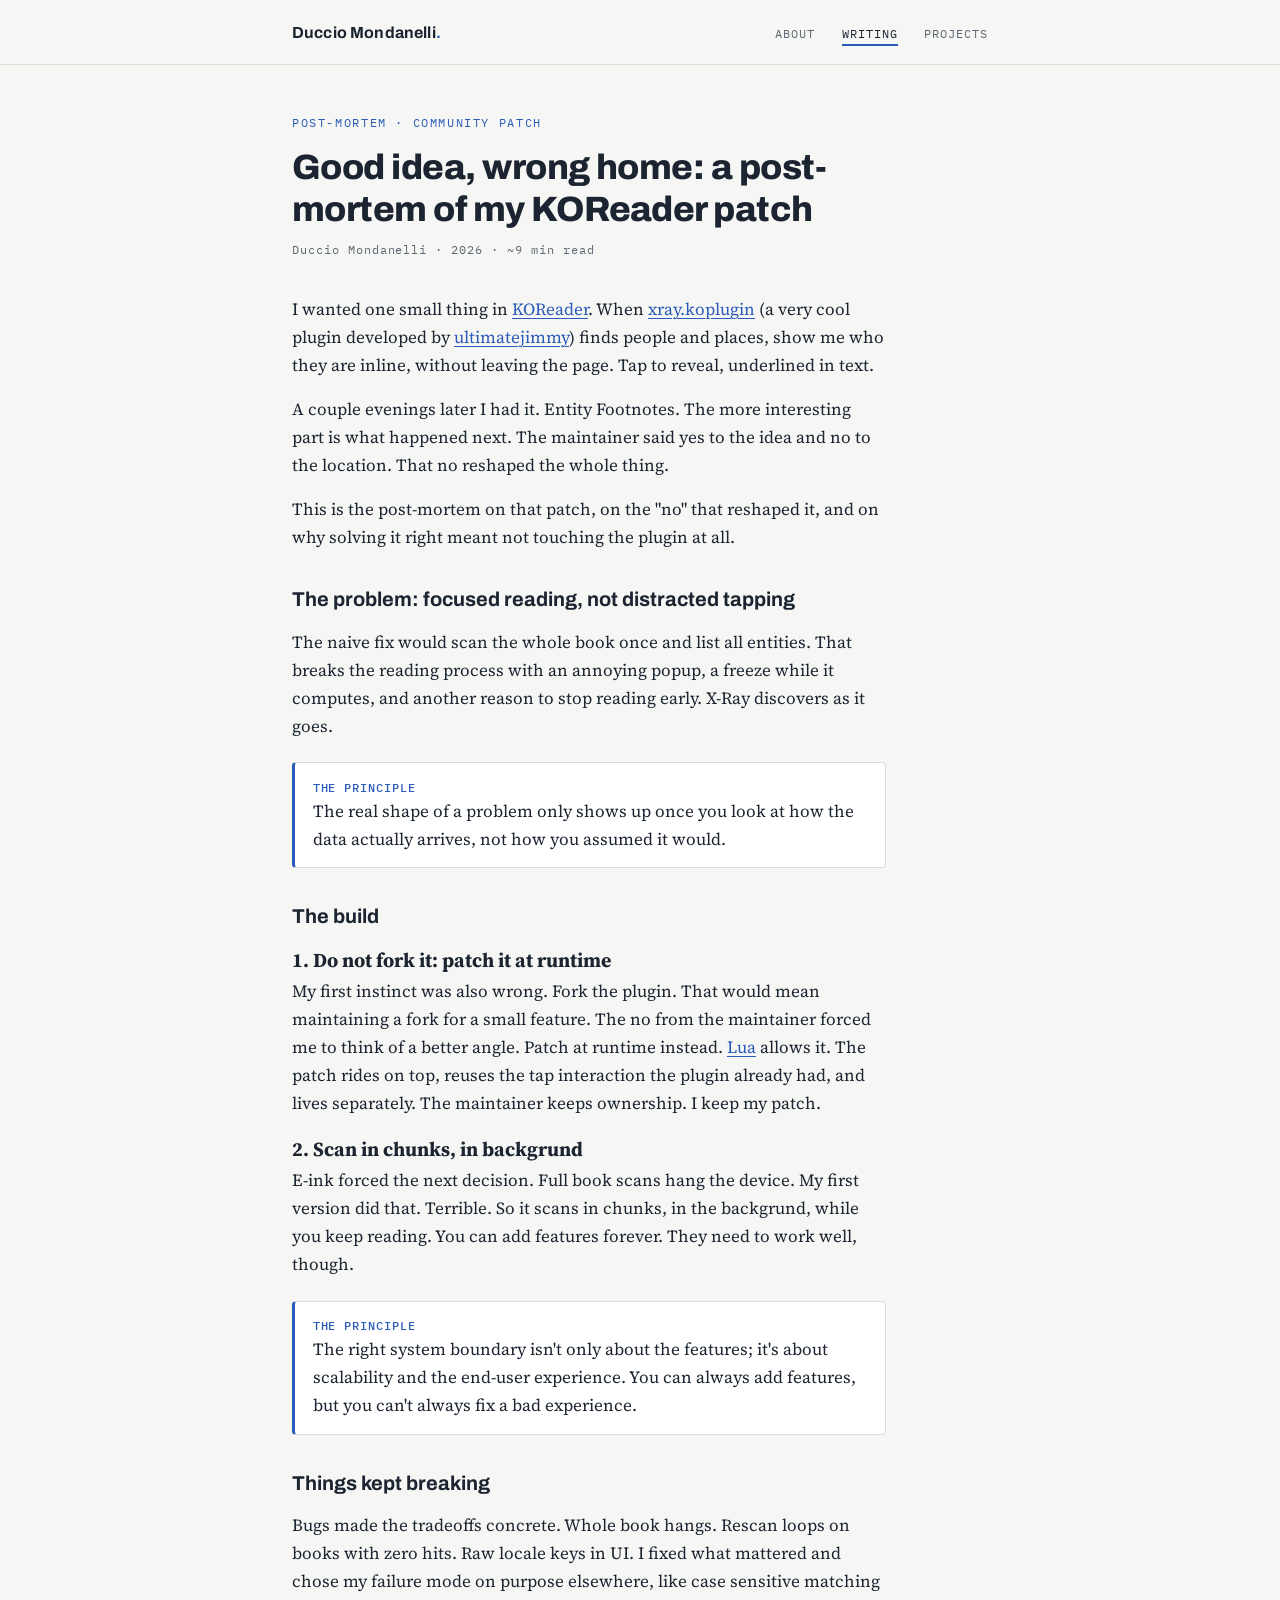
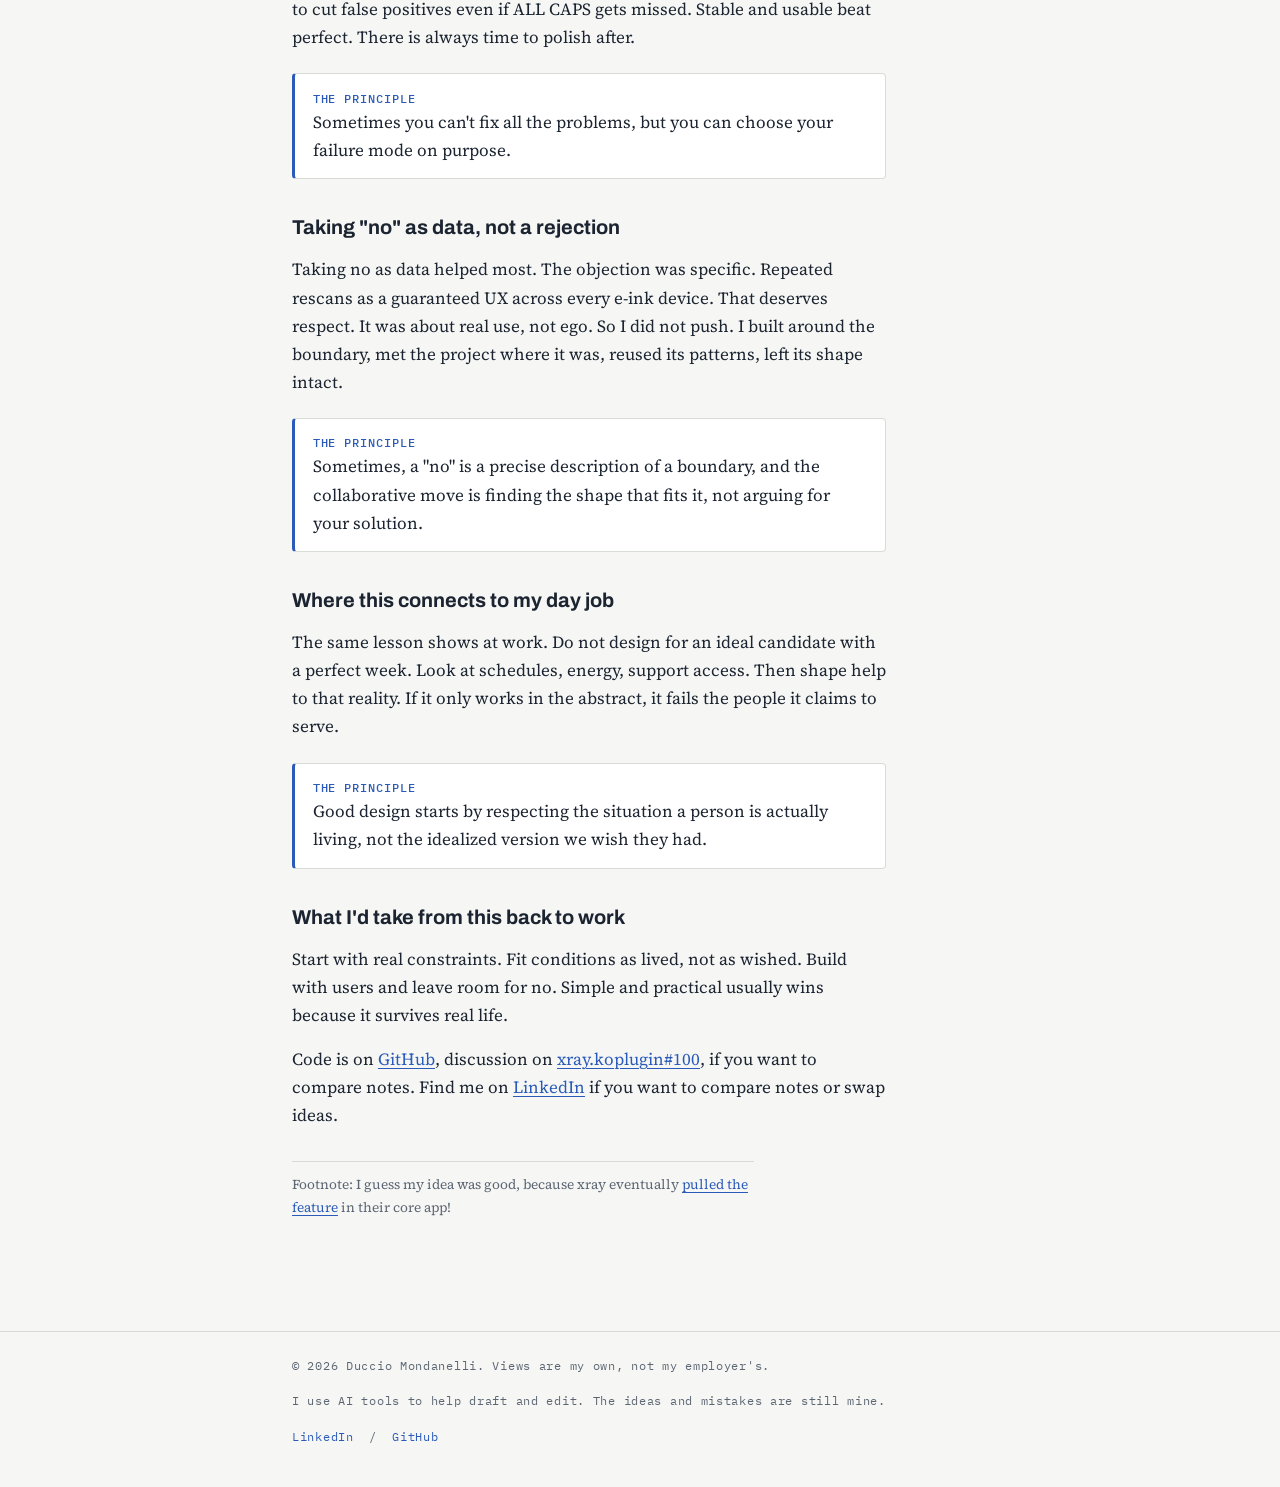
<file: writing/xray-patch.html>
<!DOCTYPE html>
<html lang="en">
<head>
  <meta charset="UTF-8">
  <meta name="viewport" content="width=device-width, initial-scale=1.0">
  <title>Good idea, wrong home: a post-mortem of my KOReader patch &middot; Duccio Mondanelli</title>
  <meta name="description" content="A post-mortem of my KOReader patch for Entity Footnotes and the lessons learned about system boundaries.">
  <meta name="date" content="2026-08-10">
  <link rel="alternate" type="application/rss+xml" title="Duccio Mondanelli &middot; Writing" href="/feed.xml">
  <link rel="preconnect" href="https://fonts.googleapis.com">
  <link rel="preconnect" href="https://fonts.gstatic.com" crossorigin>
  <link href="https://fonts.googleapis.com/css2?family=Archivo:wght@700;800&family=IBM+Plex+Mono:wght@400;500&family=Source+Serif+4:ital,opsz,wght@0,8..60,400;0,8..60,600;1,8..60,400&display=swap" rel="stylesheet">
  <link rel="stylesheet" href="/styles.css">
</head>
<body>

<header class="site">
  <div class="wrap">
    <a class="wordmark" href="/">Duccio Mondanelli<span>.</span></a>
    <nav class="site" aria-label="Site">
      <a href="/">About</a>
      <a href="/writing/" aria-current="page">Writing</a>
      <a href="/projects/">Projects</a>
    </nav>
  </div>
</header>

<main>
  <div class="wrap">
    <article class="post">
      <span class="label">Post-mortem &middot; Community patch</span>
      <h1>Good idea, wrong home: a post-mortem of my KOReader patch</h1>
      <p class="byline">Duccio Mondanelli &middot; 2026 &middot; ~9 min read</p>

      <p>
        I wanted one small thing in <a class="inline" href="https://koreader.rocks/">KOReader</a>. When <a class="inline" href="https://github.com/ultimatejimmy/xray.koplugin">xray.koplugin</a> (a very cool plugin developed by <a class="inline" href="https://github.com/ultimatejimmy">ultimatejimmy</a>) finds people and places, show me who they are inline, without leaving the page. Tap to reveal, underlined in text.
      </p>

      <p>
        A couple evenings later I had it. Entity Footnotes. The more interesting part is what happened next. The maintainer said yes to the idea and no to the location. That no reshaped the whole thing.
      </p>

      <p>
        This is the post-mortem on that patch, on the "no" that reshaped it,
        and on why solving it right meant not touching the plugin at all.
      </p>

      <h2>The problem: focused reading, not distracted tapping</h2>

      <p>
        The naive fix would scan the whole book once and list all entities. That breaks the reading process with an annoying popup, a freeze while it computes, and another reason to stop reading early. X-Ray discovers as it goes.
      </p>

      <div class="callout">
        <p class="callout-label">The principle</p>
        <p>The real shape of a problem only shows up once you look at how the data actually arrives, 
          not how you assumed it would.</p>
      </div>

      <h2>The build</h2>

      <h3>1. Do not fork it: patch it at runtime</h3>
      <p>
        My first instinct was also wrong. Fork the plugin. That would mean maintaining a fork for a small feature. The no from the maintainer forced me to think of a better angle. Patch at runtime instead. <a class="inline" href="https://www.lua.org/">Lua</a> allows it. The patch rides on top, reuses the tap interaction the plugin already had, and lives separately. The maintainer keeps ownership. I keep my patch.
      </p>

      <h3>2. Scan in chunks, in backgrund</h3>
      <p>
        E-ink forced the next decision. Full book scans hang the device. My first version did that. Terrible. So it scans in chunks, in the backgrund, while you keep reading. You can add features forever. They need to work well, though.
      </p>

      <div class="callout">
        <p class="callout-label">The principle</p>
        <p>The right system boundary isn't only about the features; it's about
          scalability and the end-user experience. You can always add features,
          but you can't always fix a bad experience.</p>
      </div>


      <h2>Things kept breaking</h2>

      <p>
        Bugs made the tradeoffs concrete. Whole book hangs. Rescan loops on books with zero hits. Raw locale keys in UI. I fixed what mattered and chose my failure mode on purpose elsewhere, like case sensitive matching to cut false positives even if ALL CAPS gets missed. Stable and usable beat perfect. There is always time to polish after.
      </p>

      <div class="callout">
        <p class="callout-label">The principle</p>
        <p>Sometimes you can't fix all the problems, but you can choose your failure mode on purpose.</p>
      </div>

      <h2>Taking "no" as data, not a rejection</h2>

      <p>
        Taking no as data helped most. The objection was specific. Repeated rescans as a guaranteed UX across every e-ink device. That deserves respect. It was about real use, not ego. So I did not push. I built around the boundary, met the project where it was, reused its patterns, left its shape intact.
      </p>

      <div class="callout">
        <p class="callout-label">The principle</p>
        <p>Sometimes, a "no" is a precise description of a boundary, and the 
          collaborative move is finding the shape that fits it, not arguing for your solution.</p>
      </div>


      <h2>Where this connects to my day job</h2>

      <p>
        The same lesson shows at work. Do not design for an ideal candidate with a perfect week. Look at schedules, energy, support access. Then shape help to that reality. If it only works in the abstract, it fails the people it claims to serve.
      </p>

      <div class="callout">
        <p class="callout-label">The principle</p>
        <p>Good design starts by respecting the situation a person is actually living, not the idealized version we wish they had.</p>
      </div>


      <h2>What I'd take from this back to work</h2>

      <p>
        Start with real constraints. Fit conditions as lived, not as wished. Build with users and leave room for no. Simple and practical usually wins because it survives real life.
      </p>

      <p>
        Code is on <a class="inline" href="https://github.com/Dukko/xray-patch">GitHub</a>,
        discussion on <a class="inline" href="https://github.com/ultimatejimmy/xray.koplugin/pull/100">xray.koplugin#100</a>, if you want to compare notes. Find me on
        <a class="inline" href="https://www.linkedin.com/in/ducciomondanelli/">LinkedIn</a>
        if you want to compare notes or swap ideas.
      </p>

      <p style="font-size:0.85rem;color:var(--muted);border-top:1px solid var(--grid);padding-top:0.75rem;margin-top:2rem;">
        Footnote: I guess my idea was good, because xray eventually <a class="inline" href="https://github.com/ultimatejimmy/xray.koplugin/releases/tag/26.11.9">pulled the feature</a> in their core app!
      </p>

    </article>
  </div>
</main>

<footer class="site">
  <div class="wrap">
    <p>&copy; 2026 Duccio Mondanelli. Views are my own, not my employer's.</p>
    <p>I use AI tools to help draft and edit. The ideas and mistakes are still mine.</p>
    <p><a href="https://www.linkedin.com/in/ducciomondanelli/">LinkedIn</a> &nbsp;/&nbsp; <a href="https://github.com/Dukko">GitHub</a></p>
  </div>
</footer>

</body>
</html>
</file>
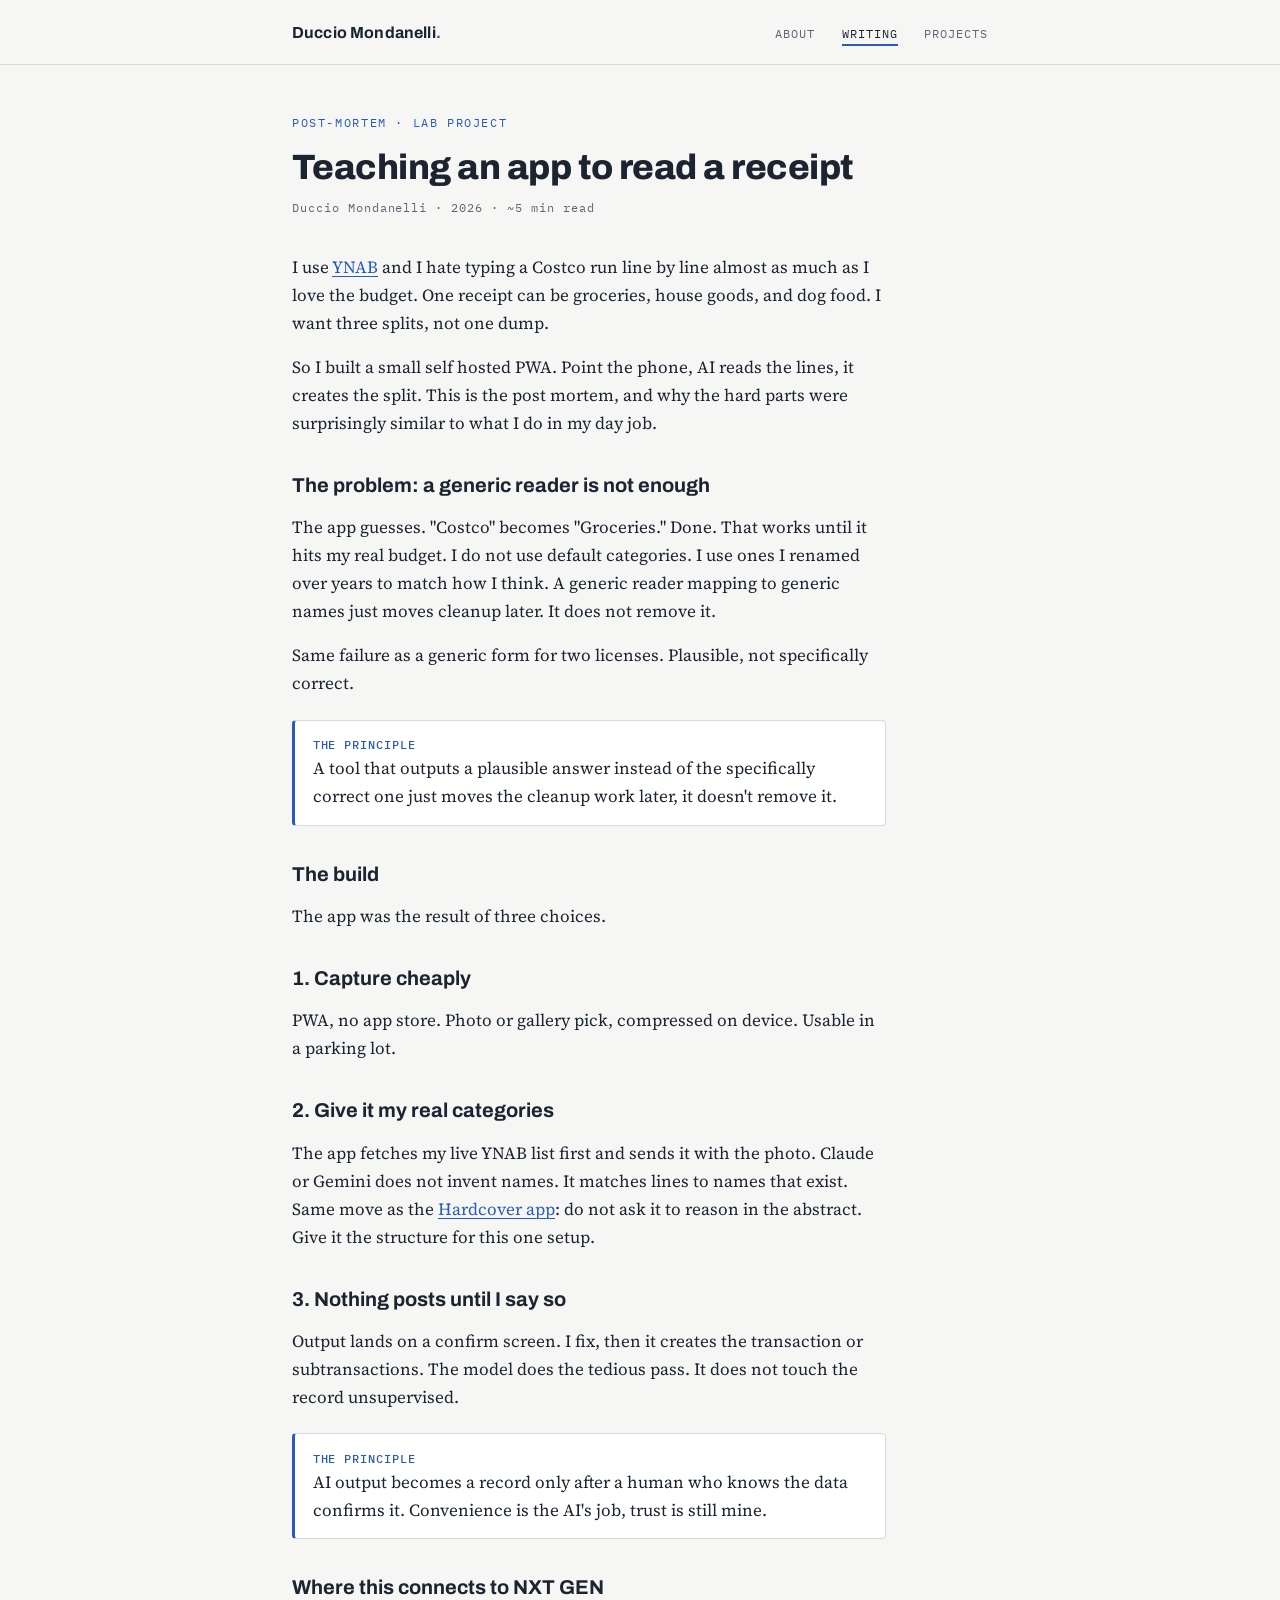
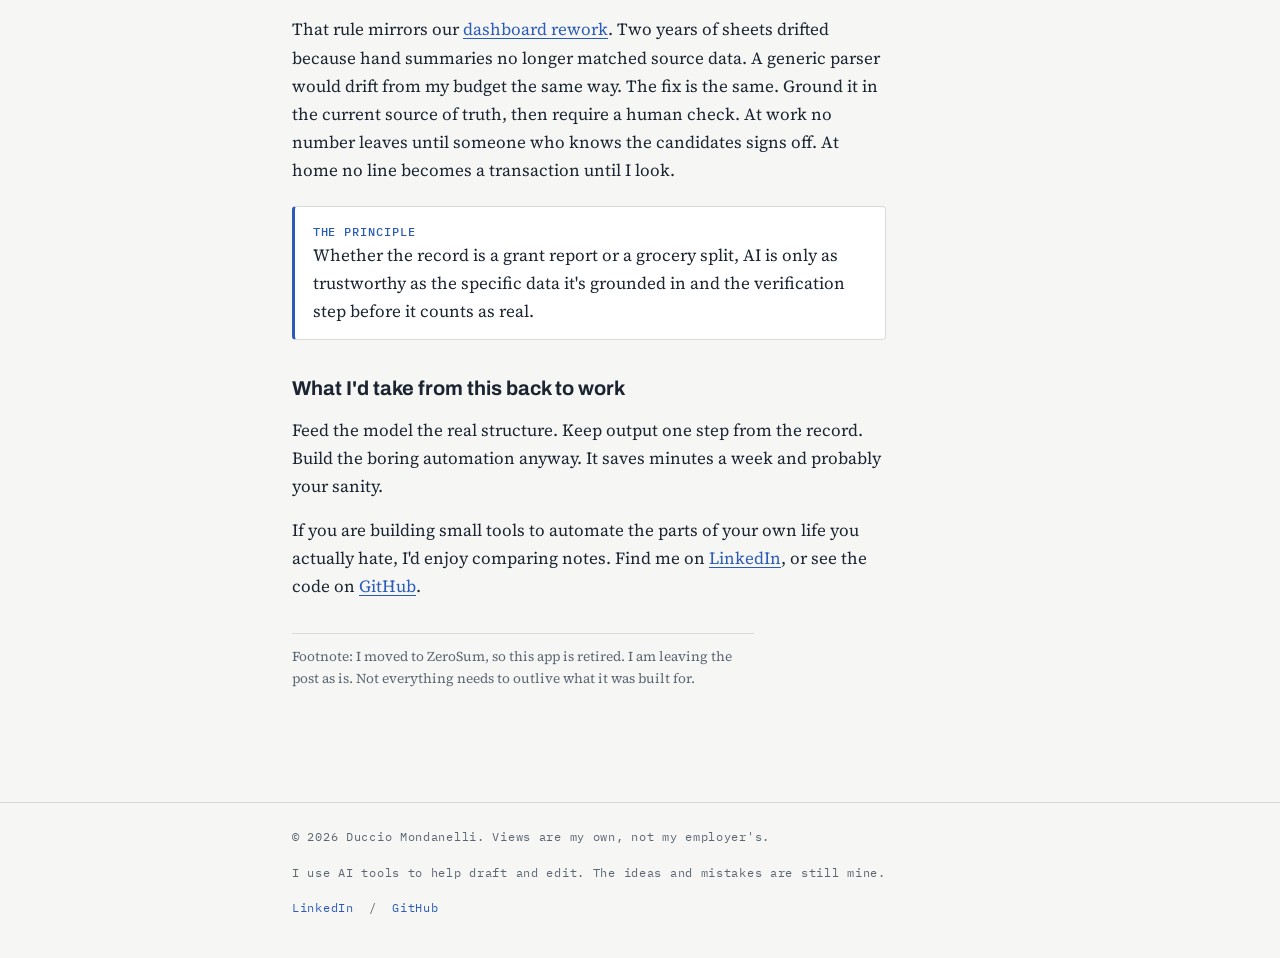
<file: writing/ynab-receipt-scanner.html>
<!DOCTYPE html>
<html lang="en">
<head>
  <meta charset="UTF-8">
  <meta name="viewport" content="width=device-width, initial-scale=1.0">
  <title>Teaching an app to read a receipt: a post-mortem &middot; Duccio Mondanelli</title>
  <meta name="description" content="A post-mortem on a self-hosted PWA that turns a photographed receipt into a split YNAB transaction using AI vision, and what it has in common with building trustworthy program data at NXT GEN Teach.">
  <meta name="date" content="2026-08-01">
  <link rel="alternate" type="application/rss+xml" title="Duccio Mondanelli &middot; Writing" href="/feed.xml">
  <link rel="preconnect" href="https://fonts.googleapis.com">
  <link rel="preconnect" href="https://fonts.gstatic.com" crossorigin>
  <link href="https://fonts.googleapis.com/css2?family=Archivo:wght@700;800&family=IBM+Plex+Mono:wght@400;500&family=Source+Serif+4:ital,opsz,wght@0,8..60,400;0,8..60,600;1,8..60,400&display=swap" rel="stylesheet">
  <link rel="stylesheet" href="/styles.css">
</head>
<body>

<header class="site">
  <div class="wrap">
    <a class="wordmark" href="/">Duccio Mondanelli<span>.</span></a>
    <nav class="site" aria-label="Site">
      <a href="/">About</a>
      <a href="/writing/" aria-current="page">Writing</a>
      <a href="/projects/">Projects</a>
    </nav>
  </div>
</header>

<main>
  <div class="wrap">
    <article class="post">
      <span class="label">Post-mortem &middot; Lab project</span>
      <h1>Teaching an app to read a receipt</h1>
      <p class="byline">Duccio Mondanelli &middot; 2026 &middot; ~5 min read</p>

      <p>
        I use <a class="inline" href="https://www.ynab.com/">YNAB</a> and I hate typing a Costco run line by line almost as much as I love the budget. One receipt can be groceries, house goods, and dog food. I want three splits, not one dump.
      </p>

      <p>
        So I built a small self hosted PWA. Point the phone, AI reads the lines, it creates the split. This is the post mortem, and why the hard parts were surprisingly similar to what I do in my day job.
      </p>

      <h2>The problem: a generic reader is not enough</h2>

      <p>
        The app guesses. "Costco" becomes "Groceries." Done. That works until it hits my real budget. I do not use default categories. I use ones I renamed over years to match how I think. A generic reader mapping to generic names just moves cleanup later. It does not remove it.
      </p>

      <p>
        Same failure as a generic form for two licenses. Plausible, not specifically correct.
      </p>

      <div class="callout">
        <p class="callout-label">The principle</p>
        <p>A tool that outputs a plausible answer instead of the specifically correct one just moves the cleanup work later, it doesn't remove it.</p>
      </div>

      <h2>The build</h2>

      <p>
        The app was the result of three choices.
      </p>

      <h2>1. Capture cheaply</h2>
      <p>
        PWA, no app store. Photo or gallery pick, compressed on device. Usable in a parking lot.
      </p>

      <h2>2. Give it my real categories</h2>
      <p>
        The app fetches my live YNAB list first and sends it with the photo. Claude or Gemini does not invent names. It matches lines to names that exist. Same move as the
        <a class="inline" href="/writing/hardcover-ai-librarian.html">Hardcover app</a>:
        do not ask it to reason in the abstract.
        Give it the structure for this one setup.
      </p>

      <h2>3. Nothing posts until I say so</h2>
      <p>
        Output lands on a confirm screen. I fix, then it creates the transaction or subtransactions. The model does the tedious pass. It does not touch the record unsupervised.
      </p>

      <div class="callout">
        <p class="callout-label">The principle</p>
        <p>AI output becomes a record only after a human who knows the data confirms it. Convenience is the AI's job, trust is still mine.</p>
      </div>

      <h2>Where this connects to NXT GEN</h2>

      <p>
        That rule mirrors our <a class="inline" href="/writing/dashboard-restructure.html">dashboard rework</a>. Two years of sheets drifted because hand summaries no longer matched source data. A generic parser would drift from my budget the same way. The fix is the same. Ground it in the current source of truth, then require a human check. At work no number leaves until someone who knows the candidates signs off. At home no line becomes a transaction until I look.
      </p>

      <div class="callout">
        <p class="callout-label">The principle</p>
        <p>Whether the record is a grant report or a grocery split, AI is only as trustworthy as the specific data it's grounded in and the verification step before it counts as real.</p>
      </div>

      <h2>What I'd take from this back to work</h2>

      <p>
        Feed the model the real structure. Keep output one step from the record. Build the boring automation anyway. It saves minutes a week and probably your sanity.
      </p>

      <p>
        If you are building small tools to automate the parts of your own life
        you actually hate, I'd enjoy comparing notes. Find me on
        <a class="inline" href="https://www.linkedin.com/in/ducciomondanelli/">LinkedIn</a>,
        or see the code on
        <a class="inline" href="https://github.com/Dukko/ynab-receipt-scanner">GitHub</a>.
      </p>

      <p id="fn1" style="font-size:0.85rem;color:var(--muted);border-top:1px solid var(--grid);padding-top:0.75rem;margin-top:2rem;">
        Footnote: I moved to ZeroSum, so this app is retired. I am leaving the post as is. Not everything needs to outlive what it was built for.
      </p>

    </article>
  </div>
</main>

<footer class="site">
  <div class="wrap">
    <p>&copy; 2026 Duccio Mondanelli. Views are my own, not my employer's.</p>
    <p>I use AI tools to help draft and edit. The ideas and mistakes are still mine.</p>
    <p><a href="https://www.linkedin.com/in/ducciomondanelli/">LinkedIn</a> &nbsp;/&nbsp; <a href="https://github.com/Dukko">GitHub</a></p>
  </div>
</footer>

</body>
</html>
</file>
<file: styles.css>
/* ---------------------------------------------------------
   ducciomondanelli.com
   Tokens: systems-documentation look.
   Paper #F6F7F5 / Ink #1B2430 / Blueprint #2B5BB8
   Marker #B07A18 / Grid #D8DCD6 / Muted #5C6672
   Type: Archivo (display), Source Serif 4 (body),
         IBM Plex Mono (labels, metadata)
--------------------------------------------------------- */

:root {
  --paper: #f6f7f5;
  --ink: #1b2430;
  --blueprint: #2b5bb8;
  --blueprint-dark: #1e4390;
  --marker: #b07a18;
  --grid: #d8dcd6;
  --muted: #5c6672;
  --card: #ffffff;
  --measure: 66ch;
}

* {
  margin: 0;
  padding: 0;
  box-sizing: border-box;
}

html {
  scroll-behavior: smooth;
}

@media (prefers-reduced-motion: reduce) {
  html {
    scroll-behavior: auto;
  }
  * {
    transition: none !important;
    animation: none !important;
  }
}

body {
  background: var(--paper);
  color: var(--ink);
  font-family: "Source Serif 4", Georgia, serif;
  font-size: 1.0625rem;
  line-height: 1.65;
  -webkit-font-smoothing: antialiased;
}

/* ---- Structural label style: the mono eyebrow ---- */
.label {
  font-family: "IBM Plex Mono", ui-monospace, monospace;
  font-size: 0.72rem;
  letter-spacing: 0.14em;
  text-transform: uppercase;
  color: var(--blueprint);
}

.label--muted {
  color: var(--muted);
}

/* ---- Layout ---- */
.wrap {
  max-width: 46rem;
  margin: 0 auto;
  padding: 0 1.25rem;
}

/* ---- Header ---- */
header.site {
  border-bottom: 1px solid var(--grid);
  background: var(--paper);
}

header.site .wrap {
  display: flex;
  align-items: baseline;
  justify-content: space-between;
  gap: 1rem;
  padding-top: 1.1rem;
  padding-bottom: 1.1rem;
  flex-wrap: wrap;
}

.wordmark {
  font-family: "Archivo", system-ui, sans-serif;
  font-weight: 700;
  font-size: 1rem;
  letter-spacing: 0.01em;
  color: var(--ink);
  text-decoration: none;
}

.wordmark span {
  color: var(--blueprint);
}

nav.site a {
  font-family: "IBM Plex Mono", ui-monospace, monospace;
  font-size: 0.78rem;
  letter-spacing: 0.08em;
  text-transform: uppercase;
  color: var(--muted);
  text-decoration: none;
  margin-left: 1.4rem;
  padding-bottom: 0.2rem;
  border-bottom: 2px solid transparent;
  transition: color 120ms ease, border-color 120ms ease;
}

nav.site a:hover {
  color: var(--ink);
}

nav.site a[aria-current="page"] {
  color: var(--ink);
  border-bottom-color: var(--blueprint);
}

/* ---- Focus visibility ---- */
a:focus-visible,
button:focus-visible {
  outline: 2px solid var(--blueprint);
  outline-offset: 3px;
  border-radius: 2px;
}

/* ---- Hero ---- */
.hero {
  padding: 3.5rem 0 2.5rem;
}

.hero h1 {
  font-family: "Archivo", system-ui, sans-serif;
  font-weight: 800;
  font-size: clamp(1.7rem, 4.5vw, 2.6rem);
  line-height: 1.15;
  letter-spacing: -0.015em;
  max-width: 24ch;
  margin: 0.9rem 0 1.1rem;
}

.hero h1 em {
  font-style: normal;
  color: var(--blueprint);
}

.hero p.lede {
  font-size: 1.15rem;
  max-width: var(--measure);
  color: var(--ink);
}

/* ---- Pipeline schematic (signature element) ---- */
.schematic {
  margin: 2.75rem 0 1rem;
  padding: 1.5rem 1.25rem 1.1rem;
  background: var(--card);
  border: 1px solid var(--grid);
  border-radius: 6px;
  overflow-x: auto;
}

.schematic svg {
  display: block;
  width: 100%;
  min-width: 540px;
  height: auto;
}

.schematic figcaption {
  font-family: "IBM Plex Mono", ui-monospace, monospace;
  font-size: 0.72rem;
  letter-spacing: 0.06em;
  color: var(--muted);
  margin-top: 0.9rem;
}

/* ---- Prose sections ---- */
main {
  padding-bottom: 4rem;
}

section.block {
  padding: 2.25rem 0 0;
}

section.block > .label {
  display: block;
  margin-bottom: 0.85rem;
}

section.block h2 {
  font-family: "Archivo", system-ui, sans-serif;
  font-weight: 700;
  font-size: 1.35rem;
  letter-spacing: -0.01em;
  margin-bottom: 0.75rem;
}

section.block p,
article.post p {
  max-width: var(--measure);
  margin-bottom: 1rem;
}

a.inline {
  color: var(--blueprint);
  text-decoration: underline;
  text-decoration-thickness: 1px;
  text-underline-offset: 3px;
}

a.inline:hover {
  color: var(--blueprint-dark);
}

/* ---- Entry list (writing, projects) ---- */
ul.entries {
  list-style: none;
  margin-top: 1.25rem;
}

ul.entries li {
  border-top: 1px solid var(--grid);
  padding: 1.2rem 0;
}

ul.entries li:last-child {
  border-bottom: 1px solid var(--grid);
}

.entry-meta {
  font-family: "IBM Plex Mono", ui-monospace, monospace;
  font-size: 0.72rem;
  letter-spacing: 0.1em;
  text-transform: uppercase;
  color: var(--muted);
  display: block;
  margin-bottom: 0.35rem;
}

.entry-meta .tag {
  color: var(--marker);
}

ul.entries h3 {
  font-family: "Archivo", system-ui, sans-serif;
  font-weight: 700;
  font-size: 1.12rem;
  line-height: 1.35;
  margin-bottom: 0.3rem;
}

ul.entries h3 a {
  color: var(--ink);
  text-decoration: none;
}

ul.entries h3 a:hover {
  color: var(--blueprint);
}

ul.entries p {
  max-width: var(--measure);
  color: var(--muted);
  font-size: 0.98rem;
}

/* ---- Article pages ---- */
article.post {
  padding-top: 3rem;
}

article.post .label {
  display: block;
  margin-bottom: 0.9rem;
}

article.post h1 {
  font-family: "Archivo", system-ui, sans-serif;
  font-weight: 800;
  font-size: clamp(1.55rem, 4vw, 2.2rem);
  line-height: 1.2;
  letter-spacing: -0.015em;
  max-width: 28ch;
  margin-bottom: 0.6rem;
}

article.post .byline {
  font-family: "IBM Plex Mono", ui-monospace, monospace;
  font-size: 0.75rem;
  letter-spacing: 0.08em;
  color: var(--muted);
  margin-bottom: 2.2rem;
}

article.post h2 {
  font-family: "Archivo", system-ui, sans-serif;
  font-weight: 700;
  font-size: 1.25rem;
  margin: 2rem 0 0.7rem;
}

article.post ul,
article.post ol {
  max-width: var(--measure);
  margin: 0 0 1rem 1.3rem;
}

article.post li {
  margin-bottom: 0.4rem;
}

article.post blockquote {
  border-left: 3px solid var(--blueprint);
  padding: 0.2rem 0 0.2rem 1.1rem;
  margin: 1.4rem 0;
  color: var(--muted);
  max-width: var(--measure);
}

article.post .callout {
  background: var(--card);
  border: 1px solid var(--grid);
  border-left: 3px solid var(--blueprint);
  border-radius: 4px;
  padding: 0.9rem 1.1rem;
  margin: 1.4rem 0;
  max-width: var(--measure);
}

article.post .callout-label {
  font-family: "IBM Plex Mono", ui-monospace, monospace;
  font-size: 0.72rem;
  font-weight: 500;
  letter-spacing: 0.08em;
  text-transform: uppercase;
  color: var(--blueprint);
  margin-bottom: 0.35rem;
}

article.post .callout p {
  margin: 0;
}

article.post figure {
  margin: 1.6rem 0;
  max-width: var(--measure);
}

article.post figure img {
  display: block;
  width: 100%;
  height: auto;
  border: 1px solid var(--grid);
  border-radius: 6px;
}

article.post figcaption {
  font-family: "IBM Plex Mono", ui-monospace, monospace;
  font-size: 0.72rem;
  letter-spacing: 0.04em;
  color: var(--muted);
  margin-top: 0.6rem;
}

.draft-note {
  background: #fdf6e7;
  border: 1px solid #e8d5a8;
  border-radius: 6px;
  padding: 0.9rem 1.1rem;
  font-family: "IBM Plex Mono", ui-monospace, monospace;
  font-size: 0.78rem;
  color: #7a5a12;
  max-width: var(--measure);
  margin-bottom: 2rem;
}

/* ---- Footer ---- */
footer.site {
  border-top: 1px solid var(--grid);
  margin-top: 2rem;
}

footer.site .wrap {
  padding-top: 1.5rem;
  padding-bottom: 2.5rem;
  display: flex;
  justify-content: space-between;
  gap: 1rem;
  flex-wrap: wrap;
}

footer.site p,
footer.site a {
  font-family: "IBM Plex Mono", ui-monospace, monospace;
  font-size: 0.74rem;
  letter-spacing: 0.06em;
  color: var(--muted);
}

footer.site a {
  color: var(--blueprint);
  text-decoration: none;
}

footer.site a:hover {
  text-decoration: underline;
}

@media (max-width: 560px) {
  nav.site a {
    margin-left: 0;
    margin-right: 1.1rem;
  }
  .hero {
    padding-top: 2.25rem;
  }
}
</file>
